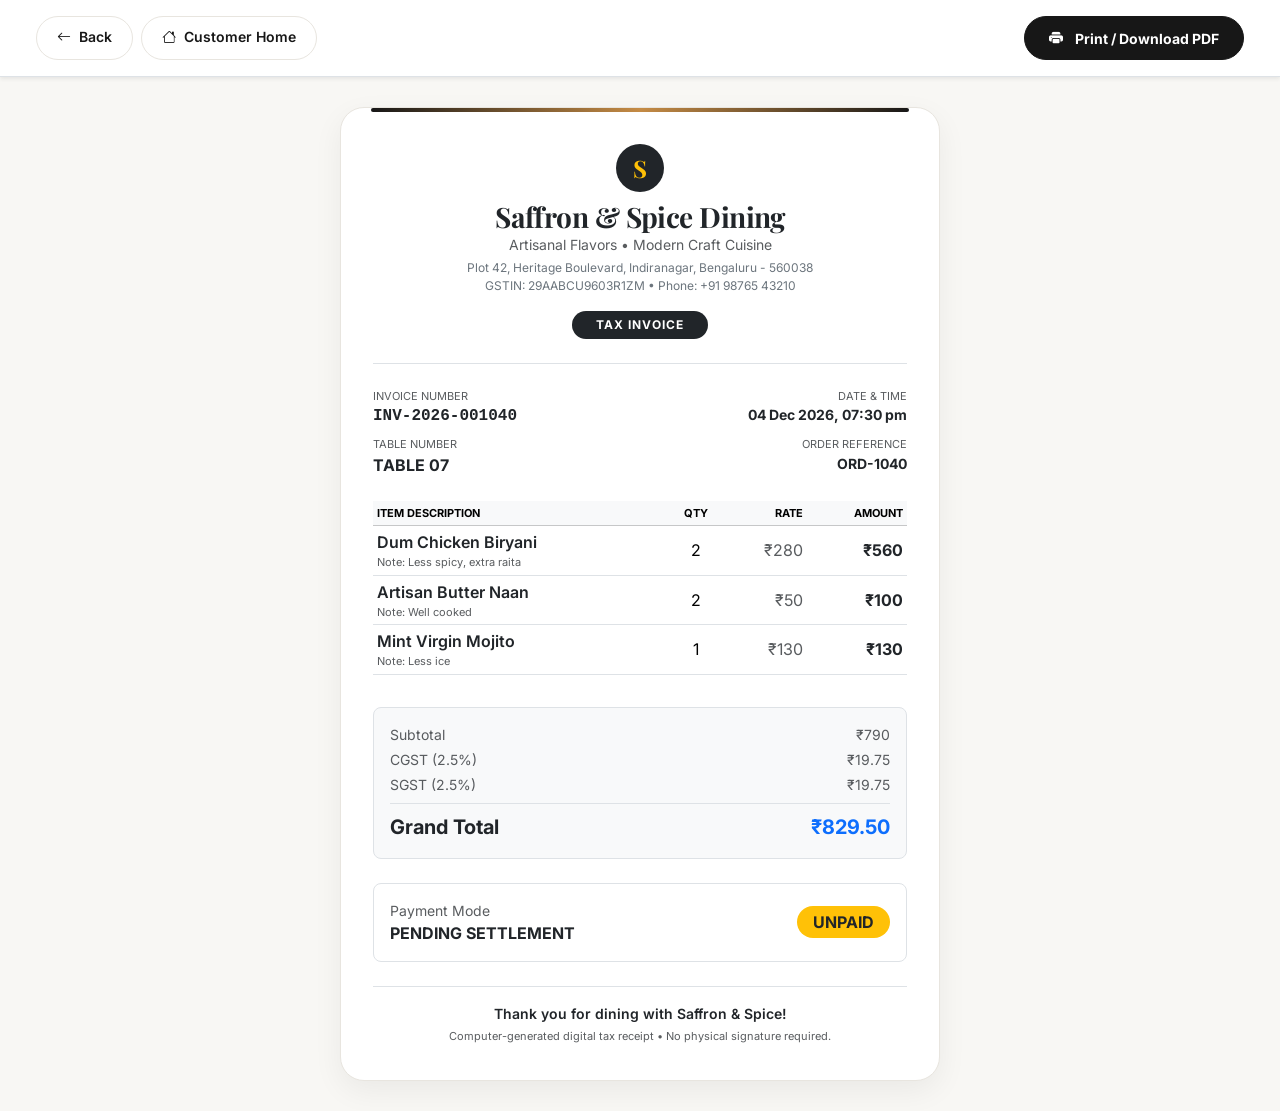
<file: bill.html>
<!DOCTYPE html>
<html lang="en">
<head>
  <meta charset="UTF-8">
  <meta name="viewport" content="width=device-width, initial-scale=1.0, maximum-scale=1.0, user-scalable=no">
  <title>Tax Invoice & Digital Bill | Saffron & Spice</title>
  <meta name="description" content="Official tax invoice and itemized digital receipt for dining sessions at Saffron & Spice.">

  <!-- Google Fonts -->
  <link rel="preconnect" href="https://fonts.googleapis.com">
  <link rel="preconnect" href="https://fonts.gstatic.com" crossorigin>
  <link href="https://fonts.googleapis.com/css2?family=Playfair+Display:wght@700&family=Inter:wght@400;500;600;700&display=swap" rel="stylesheet">

  <!-- Bootstrap 5 & Icons -->
  <link rel="stylesheet" href="https://cdn.jsdelivr.net/npm/bootstrap@5.3.3/dist/css/bootstrap.min.css">
  <link rel="stylesheet" href="https://cdn.jsdelivr.net/npm/bootstrap-icons@1.11.3/font/bootstrap-icons.min.css">

  <!-- Custom CSS -->
  <link rel="stylesheet" href="css/style.css">
  <link rel="stylesheet" href="css/animations.css">

  <style>
    body {
      background-color: #F8F7F4;
    }
    .invoice-card {
      max-width: 600px;
      margin: 30px auto;
      background: #FFFFFF;
      border: 1px solid var(--color-border);
      border-radius: 24px;
      padding: 36px 32px;
      box-shadow: 0 10px 30px rgba(0, 0, 0, 0.06);
      position: relative;
    }
    .invoice-card::before {
      content: '';
      position: absolute;
      top: 0;
      left: 30px;
      right: 30px;
      height: 4px;
      background: linear-gradient(90deg, #171717 0%, #C58B45 50%, #171717 100%);
      border-radius: 4px;
    }
    @media print {
      body {
        background: #ffffff !important;
        padding: 0 !important;
      }
      .no-print {
        display: none !important;
      }
      .invoice-card {
        border: none !important;
        box-shadow: none !important;
        padding: 0 !important;
        margin: 0 !important;
        max-width: 100% !important;
      }
    }
  </style>
</head>
<body>

  <!-- Top Action Bar (Screen Only) -->
  <div class="no-print bg-white border-bottom py-3 px-4 shadow-sm mb-4">
    <div class="container-fluid max-width-lg d-flex align-items-center justify-content-between">
      <div class="d-flex align-items-center gap-2">
        <a href="javascript:history.back()" class="btn btn-outline-custom btn-sm rounded-pill">
          <i class="bi bi-arrow-left me-1"></i> Back
        </a>
        <a href="customer.html" class="btn btn-outline-custom btn-sm rounded-pill">
          <i class="bi bi-house me-1"></i> Customer Home
        </a>
      </div>

      <div class="d-flex align-items-center gap-2">
        <button class="btn btn-primary-dark btn-sm rounded-pill px-4 fw-bold" onclick="window.print()">
          <i class="bi bi-printer-fill me-1"></i> Print / Download PDF
        </button>
      </div>
    </div>
  </div>

  <main class="container px-3">
    <div class="invoice-card" id="invoiceReceiptContainer">
      
      <!-- RECEIPT HEADER -->
      <div class="text-center pb-4 mb-4 border-bottom">
        <div class="d-inline-flex align-items-center justify-content-center bg-dark text-warning rounded-circle mb-2" style="width: 48px; height: 48px; font-family: var(--font-serif); font-size: 24px; font-weight: bold;">
          S
        </div>
        <h3 class="font-serif fw-bold text-dark m-0" id="receiptRestName">Saffron & Spice Dining</h3>
        <p class="text-muted small mb-1" id="receiptTagline">Artisanal Flavors • Modern Craft Cuisine</p>
        <div class="text-secondary small" style="font-size: 12px;" id="receiptAddress">Plot 42, Heritage Boulevard, Indiranagar, Bengaluru - 560038</div>
        <div class="text-secondary small" style="font-size: 12px;">GSTIN: <span id="receiptGSTIN">29AABCU9603R1ZM</span> • Phone: <span id="receiptPhone">+91 98765 43210</span></div>

        <div class="mt-3">
          <span class="badge bg-dark text-white rounded-pill px-4 py-2 fw-bold" style="letter-spacing: 1px;">TAX INVOICE</span>
        </div>
      </div>

      <!-- INVOICE METADATA -->
      <div class="row g-2 mb-4 text-dark small">
        <div class="col-6">
          <div class="text-muted" style="font-size: 11px;">INVOICE NUMBER</div>
          <strong class="font-monospace fs-6" id="receiptInvoiceId">INV-2026-001042</strong>
        </div>
        <div class="col-6 text-end">
          <div class="text-muted" style="font-size: 11px;">DATE & TIME</div>
          <strong id="receiptDate">03 Oct 2026, 04:55 PM</strong>
        </div>
        <div class="col-6 mt-2">
          <div class="text-muted" style="font-size: 11px;">TABLE NUMBER</div>
          <strong class="fs-6" id="receiptTableNum">TABLE 07</strong>
        </div>
        <div class="col-6 text-end mt-2">
          <div class="text-muted" style="font-size: 11px;">ORDER REFERENCE</div>
          <strong id="receiptOrderId">ORD-1042</strong>
        </div>
      </div>

      <!-- ITEMIZED TABLE -->
      <div class="table-responsive mb-3">
        <table class="table table-sm align-middle">
          <thead class="table-light">
            <tr class="small text-uppercase text-muted" style="font-size: 11px;">
              <th>Item Description</th>
              <th class="text-center">Qty</th>
              <th class="text-end">Rate</th>
              <th class="text-end">Amount</th>
            </tr>
          </thead>
          <tbody id="receiptItemsBody">
            <!-- Dynamically populated -->
          </tbody>
        </table>
      </div>

      <!-- TOTALS BREAKDOWN -->
      <div class="p-3 bg-light rounded-3 mb-4 border">
        <div class="d-flex justify-content-between small text-muted mb-1">
          <span>Subtotal</span>
          <span id="receiptSubtotal">₹0</span>
        </div>
        <div class="d-flex justify-content-between small text-muted mb-1">
          <span>CGST (2.5%)</span>
          <span id="receiptCGST">₹0</span>
        </div>
        <div class="d-flex justify-content-between small text-muted mb-2">
          <span>SGST (2.5%)</span>
          <span id="receiptSGST">₹0</span>
        </div>
        <div class="d-flex justify-content-between fw-bold text-dark pt-2 border-top fs-5">
          <span>Grand Total</span>
          <span id="receiptGrandTotal" class="text-primary">₹0</span>
        </div>
      </div>

      <!-- PAYMENT SUMMARY BADGE -->
      <div class="d-flex align-items-center justify-content-between p-3 rounded-3 mb-4 border" id="receiptPaymentBanner">
        <div>
          <div class="small text-muted">Payment Mode</div>
          <strong class="text-dark" id="receiptPaymentMethod">ONLINE (UPI / CARD)</strong>
        </div>
        <div>
          <span class="badge bg-success rounded-pill px-3 py-2 fs-6" id="receiptPaymentStatus">PAID</span>
        </div>
      </div>

      <!-- FOOTER -->
      <div class="text-center text-muted small pt-3 border-top">
        <p class="mb-1 fw-semibold text-dark">Thank you for dining with Saffron & Spice!</p>
        <p class="mb-0" style="font-size: 11px;">Computer-generated digital tax receipt • No physical signature required.</p>
      </div>

    </div>
  </main>

  <!-- CDN Scripts -->
  <script src="https://cdn.jsdelivr.net/npm/bootstrap@5.3.3/dist/js/bootstrap.bundle.min.js"></script>

  <!-- Application Architecture Scripts -->
  <script src="js/storage.js"></script>
  <script src="js/app.js"></script>
  <script src="js/bill.js"></script>
</body>
</html>
</file>
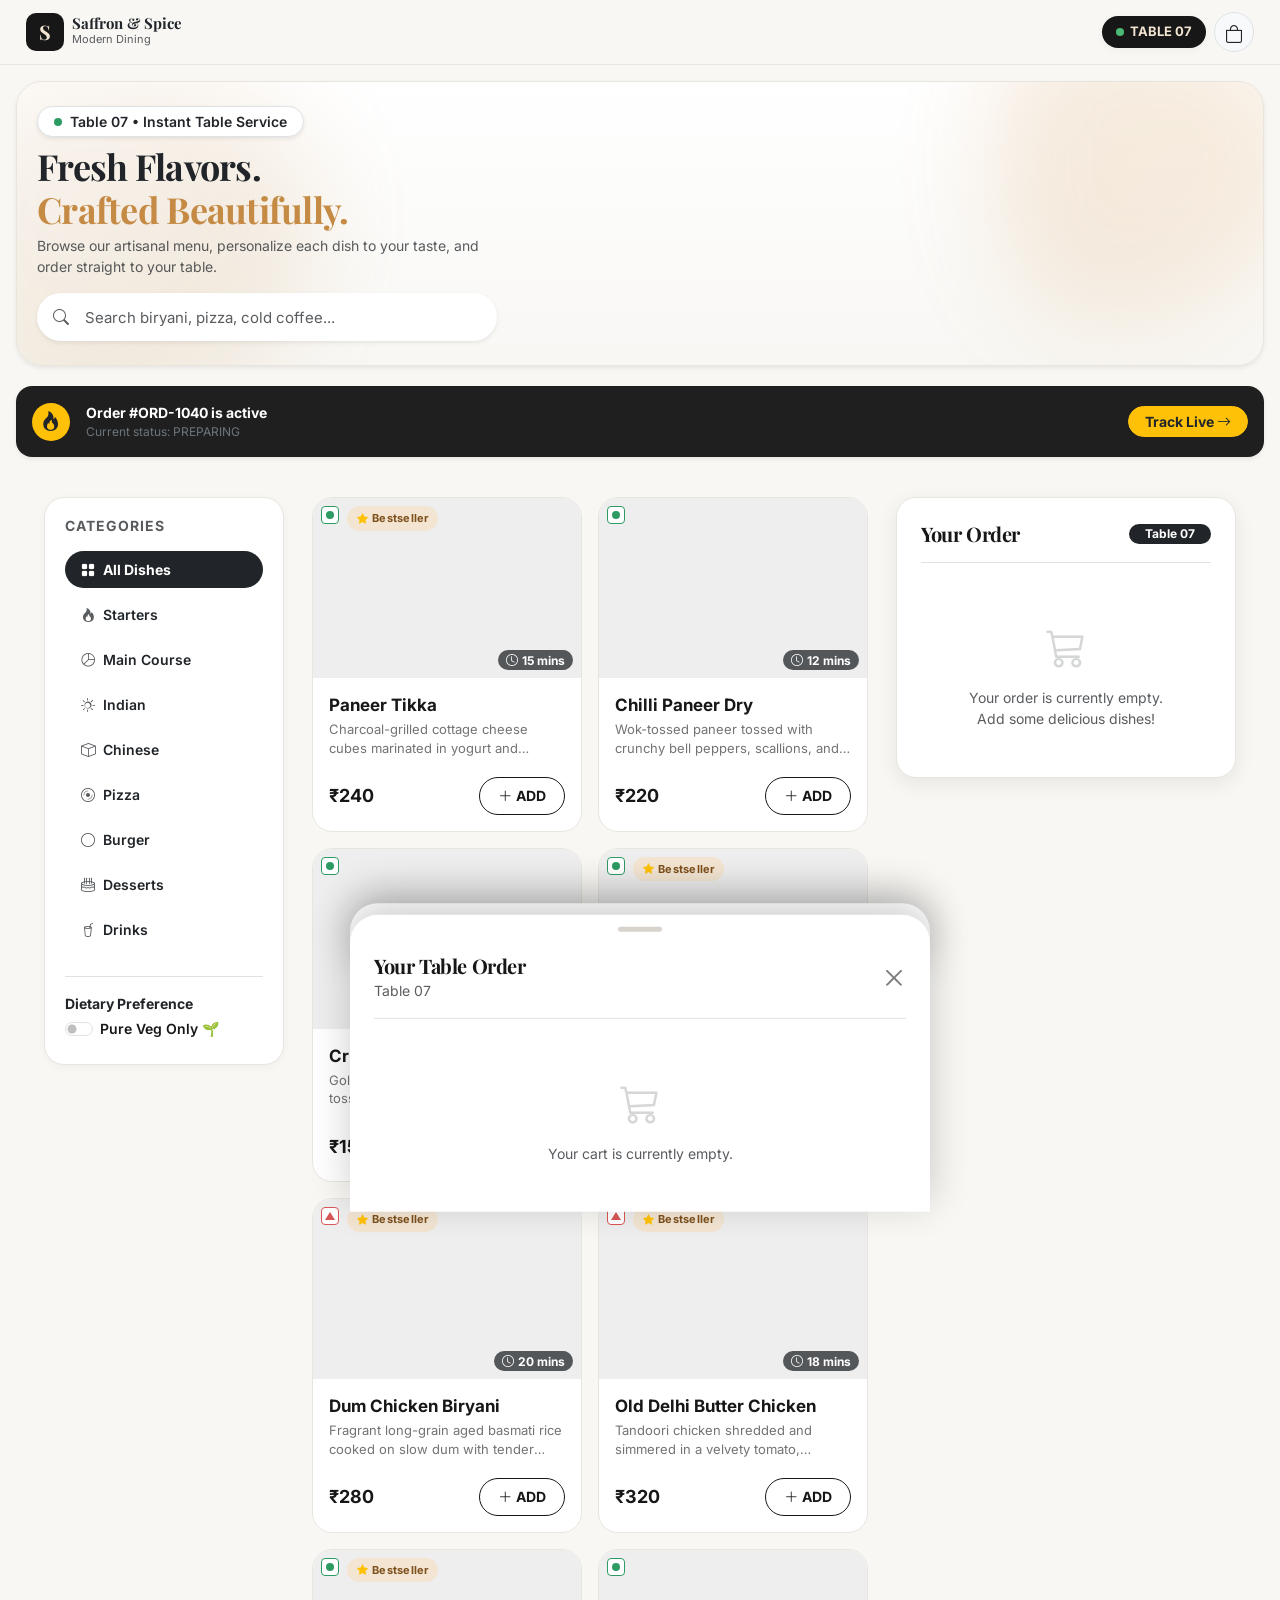
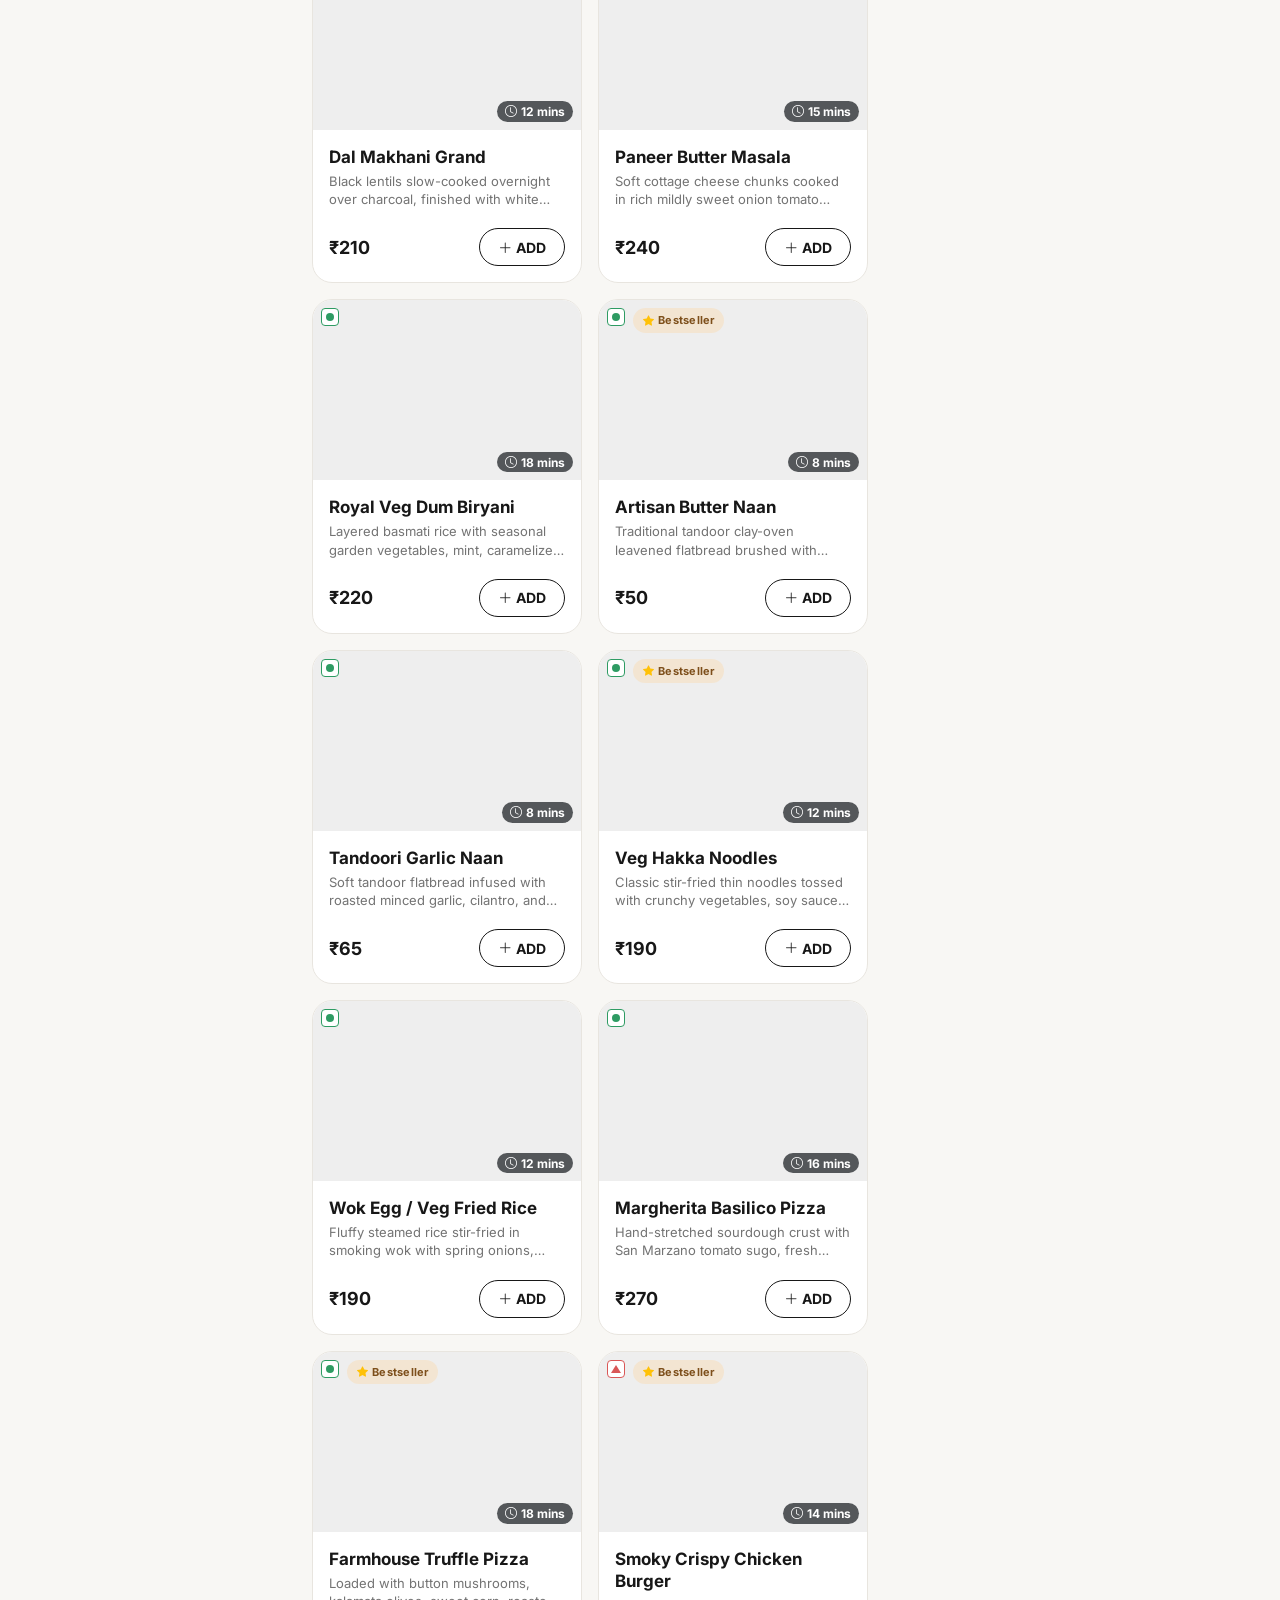
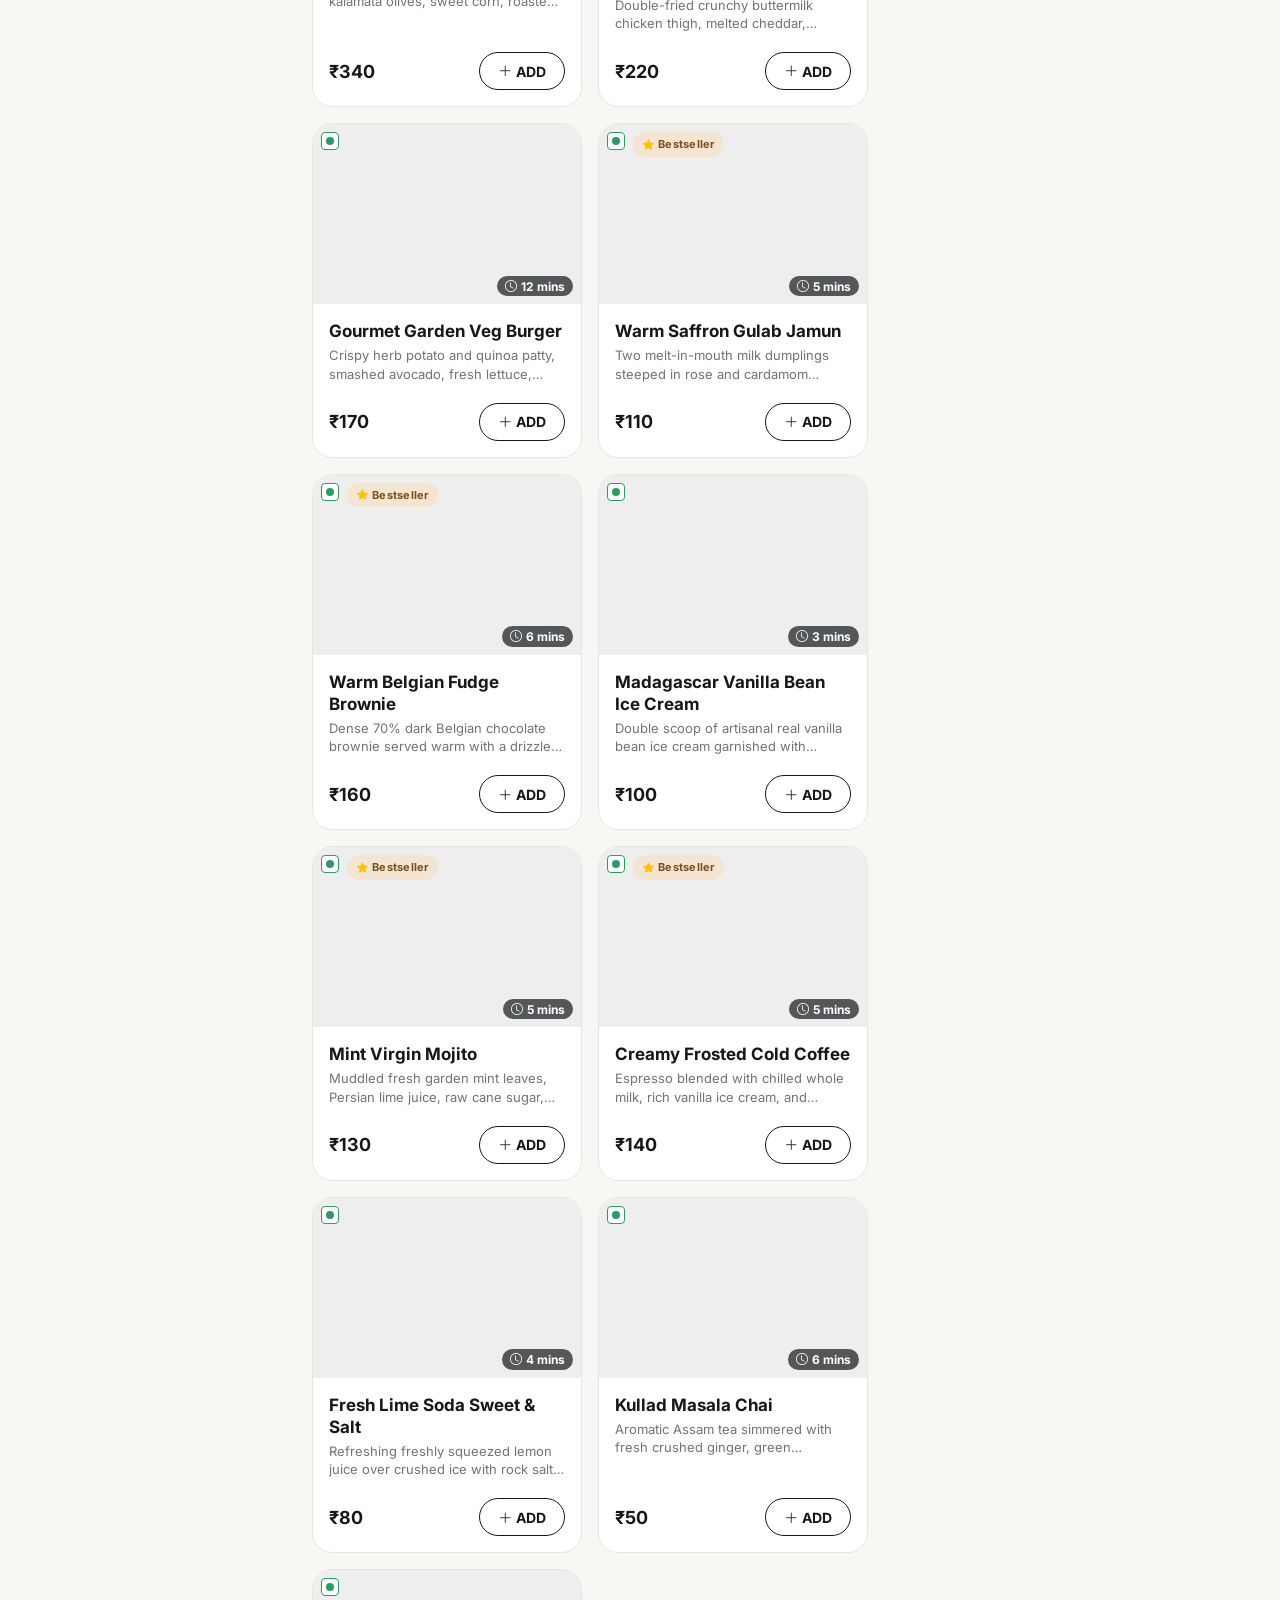
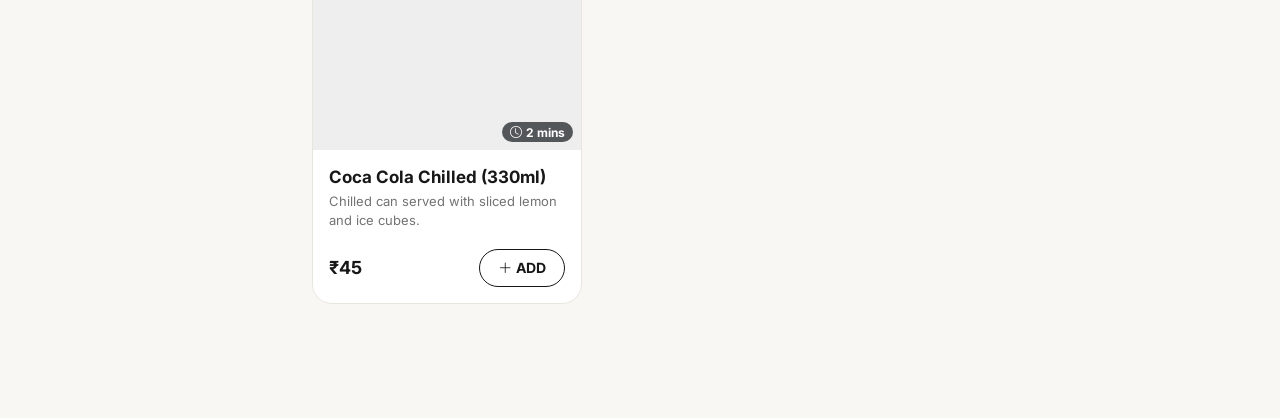
<file: customer.html>
<!DOCTYPE html>
<html lang="en">
<head>
  <meta charset="UTF-8">
  <meta name="viewport" content="width=device-width, initial-scale=1.0, maximum-scale=1.0, user-scalable=no, viewport-fit=cover">
  <title>Saffron & Spice | Digital QR Menu & Ordering</title>
  <meta name="description" content="Instant QR table ordering. Browse gourmet delicacies, customize your meal, and track real-time kitchen preparation.">

  <!-- Google Fonts -->
  <link rel="preconnect" href="https://fonts.googleapis.com">
  <link rel="preconnect" href="https://fonts.gstatic.com" crossorigin>
  <link href="https://fonts.googleapis.com/css2?family=Playfair+Display:ital,wght@0,600;0,700;1,600&family=Inter:wght@300;400;500;600;700&display=swap" rel="stylesheet">

  <!-- Bootstrap 5 & Icons -->
  <link rel="stylesheet" href="https://cdn.jsdelivr.net/npm/bootstrap@5.3.3/dist/css/bootstrap.min.css">
  <link rel="stylesheet" href="https://cdn.jsdelivr.net/npm/bootstrap-icons@1.11.3/font/bootstrap-icons.min.css">

  <!-- Custom CSS -->
  <link rel="stylesheet" href="css/style.css">
  <link rel="stylesheet" href="css/animations.css">

  <style>
    /* Customer mobile optimizations */
    .hero-banner {
      position: relative;
      background: linear-gradient(180deg, #FFFFFF 0%, #F8F7F4 100%);
      border-radius: var(--radius-xl);
      padding: 24px 20px;
      margin-bottom: 20px;
      border: 1px solid var(--color-border);
      overflow: hidden;
    }
    .view-section {
      display: none;
    }
    .view-section.active {
      display: block;
    }
  </style>
</head>
<body class="bg-body-secondary-subtle" style="background-color: var(--color-bg); padding-bottom: 90px;">

  <!-- ==========================================
       STICKY CUSTOMER HEADER
       ========================================== -->
  <header class="customer-header">
    <div class="container-fluid max-width-lg px-2 d-flex align-items-center justify-content-between">
      <div class="d-flex align-items-center gap-2">
        <a href="index.html" class="text-decoration-none d-flex align-items-center gap-2">
          <div style="width: 38px; height: 38px; background: var(--color-primary); color: var(--color-accent-light); border-radius: 10px; display: flex; align-items: center; justify-content: center; font-weight: bold; font-family: var(--font-serif); font-size: 20px;">
            S
          </div>
          <div>
            <div class="fw-bold text-dark lh-1" style="font-size: 15px; font-family: var(--font-serif);">Saffron & Spice</div>
            <div class="text-muted" style="font-size: 11px;">Modern Dining</div>
          </div>
        </a>
      </div>

      <div class="d-flex align-items-center gap-2">
        <!-- Table Indicator Badge -->
        <div class="table-pill-indicator" id="tableHeaderBadge" title="Click to switch or view table info" style="cursor: pointer;">
          <span class="status-dot"></span>
          <span id="headerTableNumber">TABLE 07</span>
        </div>

        <!-- Cart Quick Icon Button -->
        <button class="btn btn-light rounded-circle p-2 position-relative border" id="btnHeaderCart" style="width: 40px; height: 40px;" aria-label="View Cart">
          <i class="bi bi-bag text-dark" style="font-size: 18px;"></i>
          <span class="position-absolute top-0 start-100 translate-middle badge rounded-pill bg-dark text-warning border border-light" id="headerCartBadge" style="display: none; font-size: 10px;">
            0
          </span>
        </button>
      </div>
    </div>
  </header>

  <!-- ==========================================
       MAIN CONTENT CONTAINER
       ========================================== -->
  <main class="container-fluid px-3 pt-3" style="max-width: 1400px;">

    <!-- ==========================================
         VIEW 1: MENU & BROWSING (DEFAULT)
         ========================================== -->
    <div id="section-menu" class="view-section active">

      <!-- Mobile Hero Section with Animated Blobs -->
      <div class="hero-banner shadow-sm">
        <div class="blob-container">
          <div class="blob blob-1"></div>
          <div class="blob blob-2"></div>
        </div>
        <div class="position-relative" style="z-index: 1;">
          <div class="d-inline-flex align-items-center gap-2 bg-white px-3 py-1 rounded-pill border mb-2 shadow-sm">
            <span class="live-badge-dot"></span>
            <span class="small fw-semibold text-dark" id="heroTableStatusText">Table 07 • Instant Table Service</span>
          </div>
          <h1 class="display-6 fw-bold text-dark mb-1" style="font-size: clamp(24px, 5vw, 36px);">
            Fresh Flavors. <br><span style="color: var(--color-accent);">Crafted Beautifully.</span>
          </h1>
          <p class="text-muted small mb-3" style="max-width: 480px;">
            Browse our artisanal menu, personalize each dish to your taste, and order straight to your table.
          </p>

          <!-- Search Bar -->
          <div class="position-relative" style="max-width: 460px;">
            <i class="bi bi-search position-absolute top-50 translate-middle-y text-muted" style="left: 16px; font-size: 16px;"></i>
            <input type="text" id="menuSearchInput" class="form-control rounded-pill ps-5 bg-white shadow-sm border-0" placeholder="Search biryani, pizza, cold coffee..." aria-label="Search dishes">
            <button class="btn position-absolute top-50 translate-middle-y end-0 me-2 text-muted btn-sm" id="clearSearchBtn" style="display: none;">
              <i class="bi bi-x-circle-fill"></i>
            </button>
          </div>
        </div>
      </div>

      <!-- Active Order Notice Bar if already has ongoing order -->
      <div id="activeOrderNotice" class="alert alert-dark border-0 shadow-sm rounded-4 p-3 mb-3 d-flex align-items-center justify-content-between text-white" style="display: none !important; background: #1f1f1f;">
        <div class="d-flex align-items-center gap-3">
          <div class="pulse-indicator bg-warning text-dark rounded-circle d-flex align-items-center justify-content-center" style="width: 38px; height: 38px;">
            <i class="bi bi-fire fs-5"></i>
          </div>
          <div>
            <div class="fw-bold small" id="noticeOrderTitle">Order #ORD-1040 is in progress</div>
            <div class="text-secondary" style="font-size: 12px;" id="noticeOrderStatus">Preparing in kitchen</div>
          </div>
        </div>
        <button class="btn btn-warning btn-sm rounded-pill fw-bold text-dark px-3" id="btnTrackActiveOrder">
          Track Live <i class="bi bi-arrow-right"></i>
        </button>
      </div>

      <!-- DESKTOP 3-COLUMN OR MOBILE WRAPPER -->
      <div class="desktop-layout-wrapper">
        
        <!-- LEFT: Desktop Categories Sidebar -->
        <aside class="desktop-category-sidebar">
          <h6 class="fw-bold text-uppercase text-muted small mb-3" style="letter-spacing: 1px;">Categories</h6>
          <div class="d-flex flex-column gap-1" id="desktopCategoryList">
            <!-- Dynamically populated -->
          </div>

          <div class="mt-4 pt-3 border-top">
            <div class="small fw-bold text-dark mb-1">Dietary Preference</div>
            <div class="form-check form-switch small">
              <input class="form-check-input" type="checkbox" id="vegOnlySwitch">
              <label class="form-check-label fw-semibold" for="vegOnlySwitch">Pure Veg Only 🌱</label>
            </div>
          </div>
        </aside>

        <!-- CENTER: Food Items Grid & Mobile Category Scroll -->
        <div>
          <!-- Mobile Horizontal Category Scroll -->
          <div class="category-scroll-container no-scrollbar mb-2" id="mobileCategoryScroll">
            <!-- Dynamically rendered pills -->
          </div>

          <!-- Quick Filters Bar (Veg toggle on mobile) -->
          <div class="d-flex d-xl-none align-items-center justify-content-between px-2 mb-3">
            <span class="text-muted small" id="itemsCountLabel">Showing all items</span>
            <div class="form-check form-switch small m-0">
              <input class="form-check-input" type="checkbox" id="mobileVegOnlySwitch">
              <label class="form-check-label fw-semibold small text-success" for="mobileVegOnlySwitch">Veg Only</label>
            </div>
          </div>

          <!-- Food Cards Grid -->
          <div class="row g-3" id="foodGrid">
            <!-- Dynamically populated food cards -->
          </div>

          <!-- Empty State -->
          <div id="noItemsFoundState" class="text-center py-5" style="display: none;">
            <div class="display-1 text-muted opacity-50 mb-2">🍽️</div>
            <h5 class="fw-bold text-dark">No dishes found</h5>
            <p class="text-muted small">Try searching with a different keyword or category.</p>
            <button class="btn btn-outline-custom btn-sm rounded-pill" id="resetSearchFilterBtn">Show All Items</button>
          </div>
        </div>

        <!-- RIGHT: Desktop Sticky Cart -->
        <aside class="desktop-cart-sidebar">
          <div class="d-flex align-items-center justify-content-between pb-3 border-bottom mb-3">
            <h5 class="font-serif fw-bold m-0">Your Order</h5>
            <span class="badge bg-dark rounded-pill px-3 py-1" id="desktopTableBadge">Table 07</span>
          </div>

          <div id="desktopCartItemsList" class="mb-3" style="max-height: 380px; overflow-y: auto;">
            <!-- Cart items -->
          </div>

          <!-- Desktop Empty Cart Message -->
          <div id="desktopEmptyCartMessage" class="text-center py-4 text-muted">
            <i class="bi bi-cart3 fs-1 opacity-25"></i>
            <p class="small mt-2 mb-0">Your order is currently empty.<br>Add some delicious dishes!</p>
          </div>

          <!-- Special instructions input -->
          <div id="desktopCartSummaryBox" style="display: none;">
            <div class="mb-3">
              <label for="desktopSpecialInstructions" class="form-label small fw-bold text-muted">Special Cooking Instructions</label>
              <textarea id="desktopSpecialInstructions" class="form-control form-control-sm" rows="2" placeholder="e.g. Less spicy, no onions, extra lemon..."></textarea>
            </div>

            <!-- Price Breakdown -->
            <div class="bg-light p-3 rounded-3 mb-3 border">
              <div class="d-flex justify-content-between small text-muted mb-1">
                <span>Subtotal</span>
                <span id="desktopSubtotalVal">₹0</span>
              </div>
              <div class="d-flex justify-content-between small text-muted mb-2">
                <span>Taxes & GST (5%)</span>
                <span id="desktopTaxVal">₹0</span>
              </div>
              <div class="d-flex justify-content-between fw-bold text-dark pt-2 border-top">
                <span>Grand Total</span>
                <span id="desktopTotalVal" class="text-primary fs-5">₹0</span>
              </div>
            </div>

            <button class="btn btn-primary-dark w-100 rounded-pill py-2 fw-bold" id="btnDesktopPlaceOrder">
              Place Order Now <i class="bi bi-arrow-right ms-1"></i>
            </button>
          </div>
        </aside>

      </div>
    </div>

    <!-- ==========================================
         VIEW 2: LIVE ORDER TRACKING
         ========================================== -->
    <div id="section-orders" class="view-section">
      <div class="max-width-md mx-auto py-2" style="max-width: 650px;">
        
        <div class="d-flex align-items-center justify-content-between mb-3">
          <div>
            <h2 class="font-serif fw-bold text-dark mb-0">Live Order Tracking</h2>
            <p class="text-muted small mb-0">Real-time status synced with kitchen & floor stewards</p>
          </div>
          <span class="badge bg-dark rounded-pill px-3 py-2" id="trackingTableBadge">TABLE 07</span>
        </div>

        <div id="liveOrderContainer">
          <!-- Active order card populated by JS -->
        </div>

        <!-- No Active Orders State -->
        <div id="noActiveOrderState" class="order-tracker-card text-center py-5" style="display: none;">
          <div class="fs-1 text-muted mb-3">🛎️</div>
          <h5 class="fw-bold">No Active Order Right Now</h5>
          <p class="text-muted small mb-4">You don't have any ongoing orders for this table.</p>
          <button class="btn btn-primary-dark rounded-pill px-4" id="btnGoBackToMenu">
            Explore Menu & Order
          </button>
        </div>

        <!-- Past Completed Orders Accordion -->
        <div class="mt-4 pt-3 border-top" id="pastOrdersContainer" style="display: none;">
          <h6 class="fw-bold text-muted small text-uppercase mb-3">Past Orders at this Table</h6>
          <div id="pastOrdersList" class="d-flex flex-column gap-2"></div>
        </div>

      </div>
    </div>

    <!-- ==========================================
         VIEW 3: TABLE INFO & SWITCHER
         ========================================== -->
    <div id="section-info" class="view-section">
      <div class="max-width-md mx-auto py-3" style="max-width: 580px;">
        <div class="order-tracker-card mb-3">
          <div class="d-flex align-items-center gap-3 mb-3">
            <div style="width: 54px; height: 54px; background: var(--color-accent-light); color: var(--color-accent); border-radius: 16px; display: flex; align-items: center; justify-content: center; font-size: 24px;">
              🪑
            </div>
            <div>
              <h4 class="font-serif fw-bold m-0" id="infoTableTitle">Table 07</h4>
              <p class="text-muted small m-0">Saffron & Spice Dining Room</p>
            </div>
          </div>
          <div class="p-3 bg-light rounded-3 mb-3 border">
            <div class="row g-2 text-center">
              <div class="col-4">
                <div class="text-muted small">Status</div>
                <div class="fw-bold text-success" id="infoTableStatus">Occupied</div>
              </div>
              <div class="col-4">
                <div class="text-muted small">Seating</div>
                <div class="fw-bold text-dark" id="infoTableCapacity">4 Guests</div>
              </div>
              <div class="col-4">
                <div class="text-muted small">Orders</div>
                <div class="fw-bold text-dark" id="infoTableOrderCount">1 Active</div>
              </div>
            </div>
          </div>

          <p class="small text-muted mb-3">
            To simulate moving to a different table or scanning another table's QR standee in this demo, select a table below:
          </p>

          <div class="input-group mb-3">
            <label class="input-group-text bg-white" for="switchTableSelect">Switch Table</label>
            <select class="form-select" id="switchTableSelect"></select>
            <button class="btn btn-primary-dark" type="button" id="btnConfirmSwitchTable">Switch</button>
          </div>

          <div class="d-flex gap-2">
            <button class="btn btn-outline-custom w-100 rounded-pill btn-sm" id="btnCallSteward">
              <i class="bi bi-bell me-1"></i> Call Steward
            </button>
            <button class="btn btn-outline-custom w-100 rounded-pill btn-sm" id="btnRequestWater">
              <i class="bi bi-droplet me-1"></i> Request Water
            </button>
          </div>
        </div>

        <div class="order-tracker-card">
          <h6 class="fw-bold mb-2">About Saffron & Spice</h6>
          <p class="text-muted small mb-2">Authentic culinary excellence blending age-old Indian royal recipes with modern artisanal presentation.</p>
          <div class="small text-muted">
            <div><i class="bi bi-geo-alt me-1"></i> Plot 42, Heritage Boulevard, Indiranagar, Bengaluru</div>
            <div><i class="bi bi-telephone me-1"></i> +91 98765 43210 • Open 11:30 AM - 11:30 PM</div>
          </div>
        </div>
      </div>
    </div>

  </main>

  <!-- ==========================================
       STICKY FLOATING CART BAR (MOBILE ONLY)
       ========================================== -->
  <div class="sticky-cart-bar" id="mobileStickyCartBar">
    <div class="d-flex align-items-center gap-3">
      <div class="badge rounded-pill bg-warning text-dark px-2 py-1 fw-bold fs-6" id="stickyCartCount">0</div>
      <div>
        <div class="fw-bold lh-1" id="stickyCartTotal">₹0</div>
        <div class="text-secondary small" style="font-size: 11px;">Plus 5% GST</div>
      </div>
    </div>
    <div class="fw-bold d-flex align-items-center gap-1 text-warning">
      <span>View Cart</span>
      <i class="bi bi-chevron-right fs-6"></i>
    </div>
  </div>

  <!-- ==========================================
       MOBILE BOTTOM NAVIGATION
       ========================================== -->
  <nav class="customer-bottom-nav">
    <a class="bottom-nav-item active" data-nav="menu" id="navItemMenu">
      <i class="bi bi-book"></i>
      <span>Menu</span>
    </a>
    <a class="bottom-nav-item" data-nav="cart" id="navItemCart">
      <i class="bi bi-bag"></i>
      <span>Cart</span>
      <span class="nav-badge" id="bottomNavCartBadge" style="display: none;">0</span>
    </a>
    <a class="bottom-nav-item" data-nav="orders" id="navItemOrders">
      <i class="bi bi-clock-history"></i>
      <span>Track</span>
      <span class="nav-badge" id="bottomNavOrderDot" style="display: none; width: 8px; height: 8px; padding: 0; min-width: 8px; background: #2E9B63;"></span>
    </a>
    <a class="bottom-nav-item" data-nav="info" id="navItemInfo">
      <i class="bi bi-info-circle"></i>
      <span>Table</span>
    </a>
  </nav>

  <!-- ==========================================
       FOOD DETAIL BOTTOM SHEET
       ========================================== -->
  <div class="bottom-sheet-backdrop" id="foodDetailBackdrop"></div>
  <div class="bottom-sheet-card" id="foodDetailSheet">
    <div class="sheet-handle"></div>
    <div class="sheet-content" id="foodDetailContent">
      <!-- Populated dynamically -->
    </div>
  </div>

  <!-- ==========================================
       MOBILE CART BOTTOM SHEET / DRAWER
       ========================================== -->
  <div class="bottom-sheet-backdrop" id="cartSheetBackdrop"></div>
  <div class="bottom-sheet-card" id="cartSheet">
    <div class="sheet-handle"></div>
    <div class="sheet-content">
      <div class="d-flex align-items-center justify-content-between pb-3 border-bottom mb-3">
        <div>
          <h5 class="font-serif fw-bold m-0">Your Table Order</h5>
          <span class="text-muted small" id="sheetTableLabel">Table 07</span>
        </div>
        <button type="button" class="btn-close" id="btnCloseCartSheet" aria-label="Close"></button>
      </div>

      <div id="mobileCartItemsList" class="mb-3" style="max-height: 280px; overflow-y: auto;">
        <!-- Items inserted dynamically -->
      </div>

      <!-- Empty state inside sheet -->
      <div id="mobileCartEmptyMsg" class="text-center py-4 text-muted">
        <i class="bi bi-cart3 fs-1 opacity-25"></i>
        <p class="small mt-2 mb-0">Your cart is currently empty.</p>
      </div>

      <div id="mobileCartSummarySection" style="display: none;">
        <div class="mb-3">
          <label for="mobileSpecialInstructions" class="form-label small fw-bold text-muted">Special Instructions</label>
          <input type="text" id="mobileSpecialInstructions" class="form-control form-control-sm" placeholder="e.g. Less spicy, no onion...">
        </div>

        <div class="bg-light p-3 rounded-3 mb-3 border">
          <div class="d-flex justify-content-between small text-muted mb-1">
            <span>Subtotal</span>
            <span id="mobileSubtotalVal">₹0</span>
          </div>
          <div class="d-flex justify-content-between small text-muted mb-2">
            <span>Taxes & GST (5%)</span>
            <span id="mobileTaxVal">₹0</span>
          </div>
          <div class="d-flex justify-content-between fw-bold text-dark pt-2 border-top">
            <span>Grand Total</span>
            <span id="mobileTotalVal" class="text-primary fs-5">₹0</span>
          </div>
        </div>

        <button class="btn btn-primary-dark w-100 rounded-pill py-3 fw-bold" id="btnMobilePlaceOrder">
          Confirm & Place Order <i class="bi bi-arrow-right ms-1"></i>
        </button>
      </div>
    </div>
  </div>

  <!-- ==========================================
       SIMULATED DEMO PAYMENT MODAL
       ========================================== -->
  <div class="modal fade" id="paymentModal" tabindex="-1" aria-hidden="true" data-bs-backdrop="static">
    <div class="modal-dialog modal-dialog-centered">
      <div class="modal-content border-0 shadow-lg" style="border-radius: 24px; overflow: hidden;">
        <div class="modal-header border-0 bg-dark text-white px-4 pt-4 pb-3">
          <div>
            <span class="badge bg-warning text-dark px-3 py-1 mb-1 rounded-pill fw-bold">DEMO PAYMENT GATEWAY</span>
            <h5 class="modal-title font-serif fw-bold text-white mt-1">Complete Table Payment</h5>
          </div>
          <button type="button" class="btn-close btn-close-white" data-bs-dismiss="modal" aria-label="Close"></button>
        </div>

        <div class="modal-body p-4">
          <!-- Step 1: Selection & Input -->
          <div id="paymentSelectionStep">
            <div class="d-flex align-items-center justify-content-between bg-light p-3 rounded-3 mb-3 border">
              <div>
                <div class="text-muted small">Payable Amount</div>
                <div class="display-6 fw-bold text-dark" id="modalPaymentAmount">₹0</div>
              </div>
              <span class="badge bg-dark text-white rounded-pill px-3 py-2" id="modalPaymentOrderBadge">ORD-1040</span>
            </div>

            <!-- Payment Methods Nav Tabs -->
            <ul class="nav nav-pills nav-fill mb-3 bg-light p-1 rounded-pill" role="tablist">
              <li class="nav-item">
                <button class="nav-link active rounded-pill py-2 small fw-bold" data-bs-toggle="pill" data-bs-target="#tab-upi" type="button">
                  <i class="bi bi-phone me-1"></i> UPI / QR
                </button>
              </li>
              <li class="nav-item">
                <button class="nav-link rounded-pill py-2 small fw-bold" data-bs-toggle="pill" data-bs-target="#tab-card" type="button">
                  <i class="bi bi-credit-card me-1"></i> Card
                </button>
              </li>
              <li class="nav-item">
                <button class="nav-link rounded-pill py-2 small fw-bold" data-bs-toggle="pill" data-bs-target="#tab-netbanking" type="button">
                  <i class="bi bi-bank me-1"></i> NetBanking
                </button>
              </li>
            </ul>

            <div class="tab-content mb-3">
              <!-- UPI Tab -->
              <div class="tab-pane fade show active" id="tab-upi">
                <div class="d-flex flex-wrap gap-2 mb-3 justify-content-center">
                  <button type="button" class="btn btn-outline-secondary btn-sm rounded-pill px-3 active">Google Pay</button>
                  <button type="button" class="btn btn-outline-secondary btn-sm rounded-pill px-3">PhonePe</button>
                  <button type="button" class="btn btn-outline-secondary btn-sm rounded-pill px-3">Paytm</button>
                </div>
                <div class="mb-2">
                  <label class="form-label small fw-bold text-muted">UPI ID / VPA</label>
                  <input type="text" class="form-control" value="customer@okhdfcbank" readonly>
                </div>
              </div>

              <!-- Card Tab -->
              <div class="tab-pane fade" id="tab-card">
                <div class="mb-2">
                  <label class="form-label small fw-bold text-muted">Card Number</label>
                  <input type="text" class="form-control" value="•••• •••• •••• 4242" readonly>
                </div>
                <div class="row g-2">
                  <div class="col-6">
                    <label class="form-label small fw-bold text-muted">Expiry</label>
                    <input type="text" class="form-control" value="12/28" readonly>
                  </div>
                  <div class="col-6">
                    <label class="form-label small fw-bold text-muted">CVV</label>
                    <input type="password" class="form-control" value="•••" readonly>
                  </div>
                </div>
              </div>

              <!-- NetBanking Tab -->
              <div class="tab-pane fade" id="tab-netbanking">
                <div class="mb-2">
                  <label class="form-label small fw-bold text-muted">Select Bank</label>
                  <select class="form-select">
                    <option>HDFC Bank</option>
                    <option>State Bank of India</option>
                    <option>ICICI Bank</option>
                    <option>Axis Bank</option>
                  </select>
                </div>
              </div>
            </div>

            <button class="btn btn-primary-dark w-100 rounded-pill py-3 fw-bold fs-6 shadow-sm" id="btnConfirmPayOnline">
              <i class="bi bi-shield-lock-fill me-1"></i> Pay Now (Demo Simulated)
            </button>
          </div>

          <!-- Step 2: Processing Animation -->
          <div id="paymentProcessingStep" class="text-center py-4" style="display: none;">
            <div class="spinner-border text-warning mb-3" style="width: 3.5rem; height: 3.5rem;" role="status"></div>
            <h5 class="fw-bold">Contacting Bank Gateway...</h5>
            <p class="text-muted small">Please do not refresh or close this tab.</p>
          </div>

          <!-- Step 3: Success Screen -->
          <div id="paymentSuccessStep" class="text-center py-4" style="display: none;">
            <div class="bg-success text-white rounded-circle d-inline-flex align-items-center justify-content-center mb-3 shadow" style="width: 64px; height: 64px; font-size: 32px;">
              <i class="bi bi-check2"></i>
            </div>
            <h4 class="font-serif fw-bold text-dark">Payment Successful!</h4>
            <p class="text-muted small mb-4" id="successTxnNote">Transaction ID: TXN-DEMO-982341<br>Thank you for dining at Saffron & Spice.</p>

            <div class="d-flex flex-column gap-2">
              <a href="#" class="btn btn-primary-dark rounded-pill py-2 fw-bold" id="btnViewDigitalInvoice">
                <i class="bi bi-receipt me-1"></i> View & Download Tax Bill
              </a>
              <button type="button" class="btn btn-outline-custom rounded-pill py-2" data-bs-dismiss="modal">
                Close & Return
              </button>
            </div>
          </div>

        </div>
      </div>
    </div>
  </div>

  <!-- CDN Scripts -->
  <script src="https://cdn.jsdelivr.net/npm/bootstrap@5.3.3/dist/js/bootstrap.bundle.min.js"></script>
  <script src="https://cdnjs.cloudflare.com/ajax/libs/gsap/3.12.5/gsap.min.js"></script>

  <!-- Application Architecture Scripts -->
  <script src="js/storage.js"></script>
  <script src="js/app.js"></script>
  <script src="js/customer.js"></script>
</body>
</html>
</file>
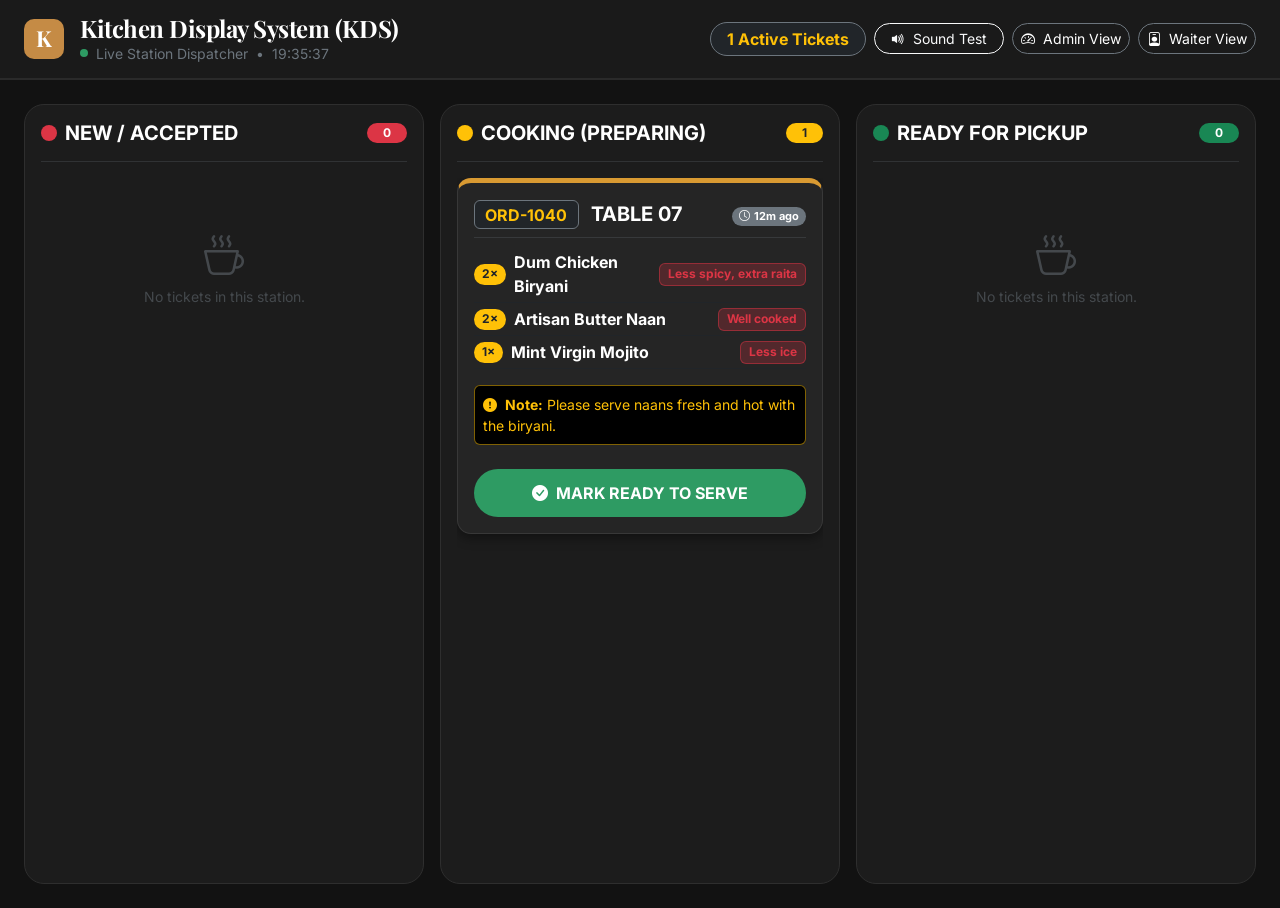
<file: kitchen.html>
<!DOCTYPE html>
<html lang="en">
<head>
  <meta charset="UTF-8">
  <meta name="viewport" content="width=device-width, initial-scale=1.0, maximum-scale=1.0, user-scalable=no">
  <title>Saffron & Spice | Kitchen Display System (KDS)</title>
  <meta name="description" content="High-efficiency kitchen display for chefs and culinary line staff. Real-time ticket queue, elapsed cooking timers, and instant ready dispatch.">

  <!-- Google Fonts -->
  <link rel="preconnect" href="https://fonts.googleapis.com">
  <link rel="preconnect" href="https://fonts.gstatic.com" crossorigin>
  <link href="https://fonts.googleapis.com/css2?family=Playfair+Display:wght@700&family=Inter:wght@400;500;600;700;800&display=swap" rel="stylesheet">

  <!-- Bootstrap 5 & Icons -->
  <link rel="stylesheet" href="https://cdn.jsdelivr.net/npm/bootstrap@5.3.3/dist/css/bootstrap.min.css">
  <link rel="stylesheet" href="https://cdn.jsdelivr.net/npm/bootstrap-icons@1.11.3/font/bootstrap-icons.min.css">

  <!-- Custom CSS -->
  <link rel="stylesheet" href="css/style.css">
  <link rel="stylesheet" href="css/animations.css">

  <style>
    body {
      background-color: #121212 !important;
      color: #FFFFFF;
    }
    .kds-header {
      background: #1a1a1a;
      border-bottom: 2px solid #2a2a2a;
      padding: 14px 24px;
      position: sticky;
      top: 0;
      z-index: 100;
    }
    .kds-column {
      background-color: #1c1c1c;
      border-radius: var(--radius-lg);
      border: 1px solid #2e2e2e;
      min-height: calc(100vh - 120px);
      padding: 16px;
      display: flex;
      flex-direction: column;
    }
    .kds-card {
      background: #252525;
      border-radius: var(--radius-md);
      border: 1px solid #383838;
      padding: 16px;
      margin-bottom: 14px;
      box-shadow: 0 4px 12px rgba(0, 0, 0, 0.4);
      transition: transform 0.15s ease;
    }
    .kds-card.border-new {
      border-top: 5px solid #D95757;
    }
    .kds-card.border-prep {
      border-top: 5px solid #D99A32;
    }
    .kds-card.border-ready {
      border-top: 5px solid #2E9B63;
    }
    .kds-btn-start {
      background-color: #C58B45;
      color: #FFFFFF;
      font-weight: 700;
      border: none;
      min-height: 48px;
    }
    .kds-btn-start:hover {
      background-color: #d89b53;
      color: #ffffff;
    }
    .kds-btn-ready {
      background-color: #2E9B63;
      color: #FFFFFF;
      font-weight: 700;
      border: none;
      min-height: 48px;
    }
    .kds-btn-ready:hover {
      background-color: #38b675;
      color: #ffffff;
    }
  </style>
</head>
<body>

  <!-- KDS Top Control Header -->
  <header class="kds-header d-flex flex-wrap align-items-center justify-content-between gap-3">
    <div class="d-flex align-items-center gap-3">
      <div style="width: 40px; height: 40px; background: var(--color-accent); color: #fff; border-radius: 10px; display: flex; align-items: center; justify-content: center; font-weight: bold; font-family: var(--font-serif); font-size: 22px;">
        K
      </div>
      <div>
        <h4 class="font-serif fw-bold text-white m-0">Kitchen Display System (KDS)</h4>
        <div class="text-secondary small d-flex align-items-center gap-2">
          <span class="live-badge-dot"></span>
          <span>Live Station Dispatcher</span>
          <span>•</span>
          <span id="kdsClock">00:00:00</span>
        </div>
      </div>
    </div>

    <!-- Right Controls -->
    <div class="d-flex align-items-center gap-2">
      <div class="badge bg-dark border border-secondary text-warning px-3 py-2 rounded-pill fs-6" id="kdsActiveCountBadge">
        0 Active Tickets
      </div>
      <button class="btn btn-outline-light btn-sm rounded-pill px-3" onclick="RestaurantApp.playSound('new-order')">
        <i class="bi bi-volume-up-fill me-1"></i> Sound Test
      </button>
      <a href="admin.html" class="btn btn-outline-secondary btn-sm rounded-pill text-white" target="_blank">
        <i class="bi bi-speedometer2 me-1"></i> Admin View
      </a>
      <a href="waiter.html" class="btn btn-outline-secondary btn-sm rounded-pill text-white" target="_blank">
        <i class="bi bi-person-badge me-1"></i> Waiter View
      </a>
    </div>
  </header>

  <!-- KDS Columns Workspace -->
  <main class="container-fluid p-3 p-lg-4">
    <div class="row g-3">
      
      <!-- COLUMN 1: NEW & ACCEPTED ORDERS -->
      <div class="col-12 col-lg-4">
        <div class="kds-column">
          <div class="d-flex align-items-center justify-content-between pb-3 mb-3 border-bottom border-secondary border-opacity-25">
            <div class="d-flex align-items-center gap-2">
              <span class="badge bg-danger rounded-circle p-2"> </span>
              <h5 class="fw-bold m-0 text-white">NEW / ACCEPTED</h5>
            </div>
            <span class="badge bg-danger rounded-pill px-3 py-1" id="countNewCol">0</span>
          </div>

          <div id="colNewCards" class="flex-grow-1 overflow-y-auto">
            <!-- Dynamically populated tickets -->
          </div>
        </div>
      </div>

      <!-- COLUMN 2: CURRENTLY PREPARING (COOKING) -->
      <div class="col-12 col-lg-4">
        <div class="kds-column">
          <div class="d-flex align-items-center justify-content-between pb-3 mb-3 border-bottom border-secondary border-opacity-25">
            <div class="d-flex align-items-center gap-2">
              <span class="badge bg-warning rounded-circle p-2"> </span>
              <h5 class="fw-bold m-0 text-white">COOKING (PREPARING)</h5>
            </div>
            <span class="badge bg-warning text-dark rounded-pill px-3 py-1" id="countPrepCol">0</span>
          </div>

          <div id="colPrepCards" class="flex-grow-1 overflow-y-auto">
            <!-- Dynamically populated tickets -->
          </div>
        </div>
      </div>

      <!-- COLUMN 3: READY TO SERVE -->
      <div class="col-12 col-lg-4">
        <div class="kds-column">
          <div class="d-flex align-items-center justify-content-between pb-3 mb-3 border-bottom border-secondary border-opacity-25">
            <div class="d-flex align-items-center gap-2">
              <span class="badge bg-success rounded-circle p-2"> </span>
              <h5 class="fw-bold m-0 text-white">READY FOR PICKUP</h5>
            </div>
            <span class="badge bg-success rounded-pill px-3 py-1" id="countReadyCol">0</span>
          </div>

          <div id="colReadyCards" class="flex-grow-1 overflow-y-auto">
            <!-- Dynamically populated tickets -->
          </div>
        </div>
      </div>

    </div>
  </main>

  <!-- CDN Scripts -->
  <script src="https://cdn.jsdelivr.net/npm/bootstrap@5.3.3/dist/js/bootstrap.bundle.min.js"></script>
  <script src="https://cdnjs.cloudflare.com/ajax/libs/gsap/3.12.5/gsap.min.js"></script>

  <!-- Application Architecture Scripts -->
  <script src="js/storage.js"></script>
  <script src="js/app.js"></script>
  <script src="js/kitchen.js"></script>
</body>
</html>
</file>
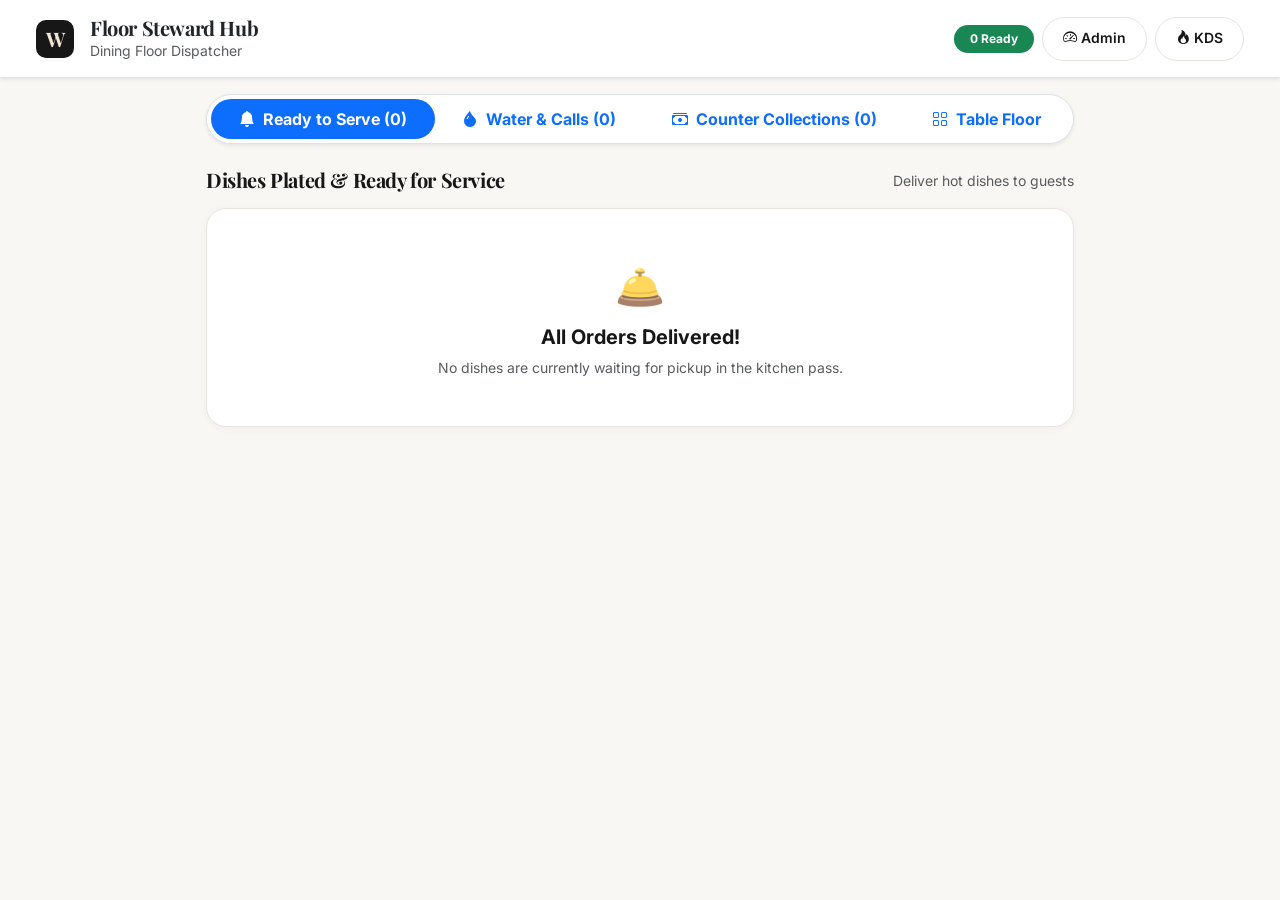
<file: waiter.html>
<!DOCTYPE html>
<html lang="en">
<head>
  <meta charset="UTF-8">
  <meta name="viewport" content="width=device-width, initial-scale=1.0, maximum-scale=1.0, user-scalable=no">
  <title>Saffron & Spice | Floor Steward & Waiter Hub</title>
  <meta name="description" content="Mobile-first floor steward station for table service, pickup alerts, and table counter settlement.">

  <!-- Google Fonts -->
  <link rel="preconnect" href="https://fonts.googleapis.com">
  <link rel="preconnect" href="https://fonts.gstatic.com" crossorigin>
  <link href="https://fonts.googleapis.com/css2?family=Playfair+Display:wght@700&family=Inter:wght@400;500;600;700&display=swap" rel="stylesheet">

  <!-- Bootstrap 5 & Icons -->
  <link rel="stylesheet" href="https://cdn.jsdelivr.net/npm/bootstrap@5.3.3/dist/css/bootstrap.min.css">
  <link rel="stylesheet" href="https://cdn.jsdelivr.net/npm/bootstrap-icons@1.11.3/font/bootstrap-icons.min.css">

  <!-- Custom CSS -->
  <link rel="stylesheet" href="css/style.css">
  <link rel="stylesheet" href="css/animations.css">

  <style>
    .waiter-card {
      background: #FFFFFF;
      border-radius: var(--radius-lg);
      border: 1.5px solid var(--color-border);
      padding: 20px;
      box-shadow: var(--shadow-sm);
      transition: all 0.2s ease;
    }
    .waiter-card.ready-card {
      border-top: 6px solid var(--color-success);
    }
    .waiter-card.payment-card {
      border-top: 6px solid var(--color-warning);
    }
  </style>
</head>
<body style="background-color: var(--color-bg); padding-bottom: 50px;">

  <!-- Waiter Header -->
  <header class="bg-white border-bottom py-3 px-3 px-md-4 sticky-top shadow-sm">
    <div class="container-fluid max-width-lg d-flex align-items-center justify-content-between">
      <div class="d-flex align-items-center gap-3">
        <div style="width: 38px; height: 38px; background: var(--color-primary); color: var(--color-accent-light); border-radius: 10px; display: flex; align-items: center; justify-content: center; font-weight: bold; font-family: var(--font-serif); font-size: 20px;">
          W
        </div>
        <div>
          <h5 class="font-serif fw-bold text-dark m-0">Floor Steward Hub</h5>
          <div class="text-muted small">Dining Floor Dispatcher</div>
        </div>
      </div>

      <div class="d-flex align-items-center gap-2">
        <span class="badge bg-info text-white rounded-pill px-3 py-2" id="waiterAssistanceCountBadge" style="display: none;">0 Calls</span>
        <span class="badge bg-success rounded-pill px-3 py-2" id="waiterReadyCountBadge">0 Ready</span>
        <a href="admin.html" class="btn btn-outline-custom btn-sm rounded-pill" target="_blank">
          <i class="bi bi-speedometer2"></i> Admin
        </a>
        <a href="kitchen.html" class="btn btn-outline-custom btn-sm rounded-pill" target="_blank">
          <i class="bi bi-fire"></i> KDS
        </a>
      </div>
    </div>
  </header>

  <!-- Main Content -->
  <main class="container-fluid px-3 py-3" style="max-width: 900px;">

    <!-- URGENT WATER / STEWARD ASSISTANCE BANNER -->
    <div id="waiterAssistanceBanner" class="alert alert-info border-info shadow-sm rounded-4 p-3 mb-4 d-flex align-items-center justify-content-between text-dark" style="display: none !important; background: #e6f4fb;">
      <div class="d-flex align-items-center gap-3">
        <div class="pulse-indicator bg-primary text-white rounded-circle d-flex align-items-center justify-content-center" style="width: 40px; height: 40px;">
          <i class="bi bi-droplet-fill fs-5"></i>
        </div>
        <div>
          <div class="fw-bold" id="waiterBannerTitle">Water Refill / Service Request</div>
          <div class="small text-muted" id="waiterBannerDesc">Guest at table needs immediate service.</div>
        </div>
      </div>
      <button class="btn btn-primary-dark btn-sm rounded-pill px-3 fw-bold" onclick="document.getElementById('tabAssistanceBtn').click()">
        View Calls <i class="bi bi-arrow-right"></i>
      </button>
    </div>

    <!-- TABS -->
    <ul class="nav nav-pills nav-fill bg-white p-1 rounded-pill shadow-sm border mb-4" role="tablist">
      <li class="nav-item">
        <button class="nav-link active rounded-pill py-2 fw-bold" id="tabReadyBtn" data-bs-toggle="pill" data-bs-target="#tab-ready" type="button">
          <i class="bi bi-bell-fill me-1"></i> Ready to Serve (<span id="tabReadyBadge">0</span>)
        </button>
      </li>
      <li class="nav-item">
        <button class="nav-link rounded-pill py-2 fw-bold" id="tabAssistanceBtn" data-bs-toggle="pill" data-bs-target="#tab-assistance" type="button">
          <i class="bi bi-droplet-fill me-1 text-primary"></i> Water & Calls (<span id="tabAssistanceBadge">0</span>)
        </button>
      </li>
      <li class="nav-item">
        <button class="nav-link rounded-pill py-2 fw-bold" id="tabCounterBtn" data-bs-toggle="pill" data-bs-target="#tab-counter" type="button">
          <i class="bi bi-cash-stack me-1"></i> Counter Collections (<span id="tabCounterBadge">0</span>)
        </button>
      </li>
      <li class="nav-item">
        <button class="nav-link rounded-pill py-2 fw-bold" id="tabTablesBtn" data-bs-toggle="pill" data-bs-target="#tab-all-tables" type="button">
          <i class="bi bi-grid me-1"></i> Table Floor
        </button>
      </li>
    </ul>

    <!-- TAB CONTENTS -->
    <div class="tab-content">
      
      <!-- TAB 1: READY TO SERVE -->
      <div class="tab-pane fade show active" id="tab-ready">
        <div class="d-flex justify-content-between align-items-center mb-3">
          <h5 class="fw-bold m-0 font-serif">Dishes Plated & Ready for Service</h5>
          <span class="text-muted small">Deliver hot dishes to guests</span>
        </div>

        <div id="waiterReadyList" class="d-flex flex-column gap-3">
          <!-- Dynamically populated -->
        </div>

        <div id="noReadyOrdersState" class="waiter-card text-center py-5" style="display: none;">
          <div class="fs-1 text-muted mb-2">🛎️</div>
          <h5 class="fw-bold">All Orders Delivered!</h5>
          <p class="text-muted small m-0">No dishes are currently waiting for pickup in the kitchen pass.</p>
        </div>
      </div>

      <!-- TAB: WATER & ASSISTANCE CALLS -->
      <div class="tab-pane fade" id="tab-assistance">
        <div class="d-flex justify-content-between align-items-center mb-3">
          <h5 class="fw-bold m-0 font-serif">Table Water Refill & Steward Calls</h5>
          <span class="text-muted small">Deliver water or attend guests</span>
        </div>

        <div id="waiterAssistanceList" class="d-flex flex-column gap-3">
          <!-- Dynamically populated -->
        </div>

        <div id="noAssistanceState" class="waiter-card text-center py-5" style="display: none;">
          <div class="fs-1 text-muted mb-2">💧</div>
          <h5 class="fw-bold">No Active Table Calls</h5>
          <p class="text-muted small m-0">All guests have been attended to and glasses filled!</p>
        </div>
      </div>

      <!-- TAB 2: PENDING COUNTER PAYMENTS -->
      <div class="tab-pane fade" id="tab-counter">
        <div class="d-flex justify-content-between align-items-center mb-3">
          <h5 class="fw-bold m-0 font-serif">Pending Table Bill Settlements</h5>
          <span class="text-muted small">Guests who opted for Pay at Counter</span>
        </div>

        <div id="waiterCounterList" class="d-flex flex-column gap-3">
          <!-- Dynamically populated -->
        </div>

        <div id="noCounterPaymentsState" class="waiter-card text-center py-5" style="display: none;">
          <div class="fs-1 text-muted mb-2">🧾</div>
          <h5 class="fw-bold">No Pending Counter Bills</h5>
          <p class="text-muted small m-0">All served tables have settled their bills.</p>
        </div>
      </div>

      <!-- TAB 3: TABLE FLOOR -->
      <div class="tab-pane fade" id="tab-all-tables">
        <div class="row g-3" id="waiterFloorGrid">
          <!-- Table floor cards -->
        </div>
      </div>

    </div>

  </main>

  <!-- CDN Scripts -->
  <script src="https://cdn.jsdelivr.net/npm/bootstrap@5.3.3/dist/js/bootstrap.bundle.min.js"></script>
  <script src="https://cdnjs.cloudflare.com/ajax/libs/gsap/3.12.5/gsap.min.js"></script>

  <!-- Application Architecture Scripts -->
  <script src="js/storage.js"></script>
  <script src="js/app.js"></script>
  <script src="js/waiter.js"></script>
</body>
</html>
</file>
<file: css/style.css>
/* ==========================================
   SAFFRON & SPICE - DESIGN SYSTEM TOKENS & BASE
   ========================================== */

:root {
  --color-primary: #171717;
  --color-dark: #0F0F0F;
  --color-bg: #F8F7F4;
  --color-surface: #FFFFFF;
  --color-muted: #737373;
  --color-border: #E8E5DF;
  --color-accent: #C58B45;
  --color-accent-light: #F3E5D2;
  --color-accent-hover: #AF7635;
  --color-success: #2E9B63;
  --color-warning: #D99A32;
  --color-danger: #D95757;
  --color-info: #4F7CAC;

  --font-serif: 'Playfair Display', Georgia, serif;
  --font-sans: 'Inter', -apple-system, BlinkMacSystemFont, 'Segoe UI', Roboto, sans-serif;

  --shadow-sm: 0 2px 8px rgba(23, 23, 23, 0.04);
  --shadow-md: 0 6px 20px rgba(23, 23, 23, 0.08);
  --shadow-lg: 0 12px 36px rgba(23, 23, 23, 0.12);
  --shadow-bottom-nav: 0 -4px 20px rgba(0, 0, 0, 0.05);

  --radius-sm: 8px;
  --radius-md: 14px;
  --radius-lg: 20px;
  --radius-xl: 26px;
  --radius-full: 9999px;

  --sidebar-width: 260px;
  --header-height: 64px;
  --bottom-nav-height: 68px;
}

/* Base Reset & Typography */
* {
  box-sizing: border-box;
  -webkit-tap-highlight-color: transparent;
}

body {
  font-family: var(--font-sans);
  background-color: var(--color-bg);
  color: var(--color-primary);
  line-height: 1.5;
  margin: 0;
  padding: 0;
  overflow-x: hidden;
  -webkit-font-smoothing: antialiased;
}

h1, h2, h3, .font-serif, .font-playfair {
  font-family: var(--font-serif);
  font-weight: 700;
  letter-spacing: -0.02em;
}

/* Custom Scrollbar */
::-webkit-scrollbar {
  width: 6px;
  height: 6px;
}
::-webkit-scrollbar-track {
  background: transparent;
}
::-webkit-scrollbar-thumb {
  background: var(--color-border);
  border-radius: var(--radius-full);
}
::-webkit-scrollbar-thumb:hover {
  background: var(--color-muted);
}

.no-scrollbar::-webkit-scrollbar {
  display: none;
}
.no-scrollbar {
  -ms-overflow-style: none;
  scrollbar-width: none;
}

/* ==========================================
   BUTTONS & CONTROLS
   ========================================== */

.btn-primary-dark {
  background-color: var(--color-primary);
  color: #ffffff;
  border: 1px solid var(--color-primary);
  padding: 10px 22px;
  border-radius: var(--radius-full);
  font-weight: 600;
  font-size: 14px;
  transition: all 0.2s cubic-bezier(0.16, 1, 0.3, 1);
  display: inline-flex;
  align-items: center;
  justify-content: center;
  gap: 8px;
  min-height: 44px;
}
.btn-primary-dark:hover, .btn-primary-dark:focus {
  background-color: var(--color-dark);
  color: var(--color-accent-light);
  transform: translateY(-1px);
  box-shadow: 0 4px 14px rgba(23, 23, 23, 0.2);
}

.btn-accent {
  background-color: var(--color-accent);
  color: #ffffff;
  border: 1px solid var(--color-accent);
  padding: 10px 22px;
  border-radius: var(--radius-full);
  font-weight: 600;
  font-size: 14px;
  transition: all 0.2s ease;
  display: inline-flex;
  align-items: center;
  justify-content: center;
  gap: 8px;
  min-height: 44px;
}
.btn-accent:hover {
  background-color: var(--color-accent-hover);
  color: #ffffff;
  transform: translateY(-1px);
}

.btn-outline-custom {
  background-color: transparent;
  color: var(--color-primary);
  border: 1.5px solid var(--color-border);
  padding: 9px 20px;
  border-radius: var(--radius-full);
  font-weight: 600;
  font-size: 14px;
  transition: all 0.2s ease;
  min-height: 44px;
}
.btn-outline-custom:hover {
  border-color: var(--color-primary);
  background-color: rgba(23, 23, 23, 0.04);
}

/* Form Controls */
.form-control, .form-select {
  height: 48px;
  border-radius: var(--radius-md);
  border: 1.5px solid var(--color-border);
  font-size: 15px;
  padding: 10px 16px;
  background-color: #ffffff;
  color: var(--color-primary);
  transition: border-color 0.2s, box-shadow 0.2s;
}
.form-control:focus, .form-select:focus {
  border-color: var(--color-accent);
  box-shadow: 0 0 0 3px rgba(197, 139, 69, 0.15);
  outline: none;
}

/* Food Diet Indicators (Veg / Non-Veg) */
.diet-icon {
  width: 18px;
  height: 18px;
  border-radius: 4px;
  display: inline-flex;
  align-items: center;
  justify-content: center;
  background: #ffffff;
  flex-shrink: 0;
}
.diet-icon.veg {
  border: 1.5px solid var(--color-success);
}
.diet-icon.veg::after {
  content: '';
  width: 8px;
  height: 8px;
  border-radius: 50%;
  background-color: var(--color-success);
}
.diet-icon.non-veg {
  border: 1.5px solid var(--color-danger);
}
.diet-icon.non-veg::after {
  content: '';
  width: 0;
  height: 0;
  border-left: 5px solid transparent;
  border-right: 5px solid transparent;
  border-bottom: 8px solid var(--color-danger);
}

/* Bestseller Badge */
.badge-bestseller {
  background-color: var(--color-accent-light);
  color: #7D4F1B;
  font-size: 11px;
  font-weight: 700;
  padding: 4px 10px;
  border-radius: var(--radius-full);
  letter-spacing: 0.02em;
  display: inline-flex;
  align-items: center;
  gap: 4px;
}

/* ==========================================
   CUSTOMER MOBILE HEADER & NAVBAR
   ========================================== */

.customer-header {
  position: sticky;
  top: 0;
  z-index: 1020;
  background: rgba(248, 247, 244, 0.92);
  backdrop-filter: blur(12px);
  -webkit-backdrop-filter: blur(12px);
  border-bottom: 1px solid var(--color-border);
  padding: 12px 18px;
}

.table-pill-indicator {
  background-color: var(--color-primary);
  color: var(--color-accent-light);
  font-size: 13px;
  font-weight: 700;
  padding: 6px 14px;
  border-radius: var(--radius-full);
  display: inline-flex;
  align-items: center;
  gap: 6px;
  box-shadow: var(--shadow-sm);
}
.table-pill-indicator .status-dot {
  width: 8px;
  height: 8px;
  border-radius: 50%;
  background-color: #48BB78;
}

/* Category Horizontal Scroll Bar */
.category-scroll-container {
  display: flex;
  overflow-x: auto;
  gap: 10px;
  padding: 12px 16px;
  scroll-snap-type: x mandatory;
}
.category-pill {
  flex: 0 0 auto;
  padding: 8px 18px;
  border-radius: var(--radius-full);
  background-color: #ffffff;
  border: 1.5px solid var(--color-border);
  color: var(--color-muted);
  font-size: 14px;
  font-weight: 600;
  cursor: pointer;
  transition: all 0.2s ease;
  scroll-snap-align: start;
  user-select: none;
}
.category-pill:hover {
  border-color: var(--color-primary);
  color: var(--color-primary);
}
.category-pill.active {
  background-color: var(--color-primary);
  border-color: var(--color-primary);
  color: #ffffff;
  box-shadow: 0 4px 12px rgba(23, 23, 23, 0.15);
}

/* ==========================================
   FOOD CARD DESIGN
   ========================================== */

.food-card {
  background: var(--color-surface);
  border-radius: var(--radius-lg);
  border: 1px solid var(--color-border);
  overflow: hidden;
  transition: transform 0.25s cubic-bezier(0.16, 1, 0.3, 1), box-shadow 0.25s ease;
  display: flex;
  flex-direction: column;
  position: relative;
  height: 100%;
}
.food-card:hover {
  transform: translateY(-3px);
  box-shadow: var(--shadow-md);
  border-color: rgba(197, 139, 69, 0.4);
}

.food-image-wrapper {
  position: relative;
  width: 100%;
  height: 180px;
  overflow: hidden;
  background-color: #eee;
  cursor: pointer;
}
.food-image-wrapper img {
  width: 100%;
  height: 100%;
  object-fit: cover;
  transition: transform 0.4s ease;
}
.food-card:hover .food-image-wrapper img {
  transform: scale(1.05);
}

.food-card-body {
  padding: 16px;
  display: flex;
  flex-direction: column;
  flex-grow: 1;
}

.food-name {
  font-size: 17px;
  font-weight: 700;
  color: var(--color-primary);
  margin-bottom: 4px;
  line-height: 1.3;
}
.food-desc {
  font-size: 13px;
  color: var(--color-muted);
  line-height: 1.4;
  margin-bottom: 12px;
  display: -webkit-box;
  -webkit-line-clamp: 2;
  -webkit-box-orient: vertical;
  overflow: hidden;
}

.food-price {
  font-size: 18px;
  font-weight: 700;
  color: var(--color-primary);
}

/* Add Button & Quantity Stepper */
.btn-add-food {
  border-radius: var(--radius-full);
  border: 1.5px solid var(--color-primary);
  background-color: #ffffff;
  color: var(--color-primary);
  font-weight: 700;
  font-size: 14px;
  padding: 6px 18px;
  transition: all 0.2s cubic-bezier(0.16, 1, 0.3, 1);
  min-height: 38px;
}
.btn-add-food:hover {
  background-color: var(--color-primary);
  color: #ffffff;
}

.qty-stepper {
  display: inline-flex;
  align-items: center;
  background-color: var(--color-primary);
  color: #ffffff;
  border-radius: var(--radius-full);
  padding: 4px 6px;
  gap: 8px;
  min-height: 38px;
}
.qty-stepper-btn {
  width: 28px;
  height: 28px;
  border-radius: 50%;
  border: none;
  background-color: rgba(255, 255, 255, 0.2);
  color: #ffffff;
  display: flex;
  align-items: center;
  justify-content: center;
  font-size: 16px;
  cursor: pointer;
  transition: background 0.15s;
}
.qty-stepper-btn:hover {
  background-color: rgba(255, 255, 255, 0.35);
}
.qty-stepper-val {
  font-weight: 700;
  font-size: 15px;
  min-width: 20px;
  text-align: center;
}

/* ==========================================
   STICKY BOTTOM CART BAR (CUSTOMER)
   ========================================== */

.sticky-cart-bar {
  position: fixed;
  bottom: calc(var(--bottom-nav-height) + 12px);
  left: 16px;
  right: 16px;
  max-width: 520px;
  margin: 0 auto;
  z-index: 1010;
  background: var(--color-primary);
  color: #ffffff;
  border-radius: var(--radius-lg);
  padding: 12px 18px;
  display: flex;
  align-items: center;
  justify-content: space-between;
  box-shadow: var(--shadow-lg);
  cursor: pointer;
  transform: translateY(120%);
  opacity: 0;
  transition: transform 0.35s cubic-bezier(0.16, 1, 0.3, 1), opacity 0.3s ease;
}
.sticky-cart-bar.visible {
  transform: translateY(0);
  opacity: 1;
}

/* ==========================================
   MOBILE BOTTOM NAVIGATION
   ========================================== */

.customer-bottom-nav {
  position: fixed;
  bottom: 0;
  left: 0;
  right: 0;
  height: var(--bottom-nav-height);
  background: #ffffff;
  border-top: 1px solid var(--color-border);
  display: flex;
  align-items: center;
  justify-content: space-around;
  z-index: 1000;
  padding-bottom: env(safe-area-inset-bottom);
  box-shadow: var(--shadow-bottom-nav);
}

.bottom-nav-item {
  display: flex;
  flex-direction: column;
  align-items: center;
  justify-content: center;
  color: var(--color-muted);
  text-decoration: none;
  font-size: 11px;
  font-weight: 600;
  gap: 3px;
  position: relative;
  min-width: 58px;
  padding: 6px 0;
  transition: color 0.2s ease;
  cursor: pointer;
}
.bottom-nav-item i {
  font-size: 20px;
}
.bottom-nav-item.active {
  color: var(--color-accent);
}
.bottom-nav-item .nav-badge {
  position: absolute;
  top: 2px;
  right: 12px;
  background-color: var(--color-accent);
  color: #ffffff;
  font-size: 10px;
  font-weight: 700;
  border-radius: var(--radius-full);
  padding: 1px 6px;
  min-width: 18px;
  text-align: center;
}

/* Hide bottom nav on desktop wide screens when 3-col layout is present */
@media (min-width: 1200px) {
  .customer-bottom-nav {
    display: none !important;
  }
  .sticky-cart-bar {
    display: none !important;
  }
}

/* ==========================================
   CUSTOMER DESKTOP 3-COLUMN LAYOUT
   ========================================== */

.desktop-cart-sidebar {
  display: none;
}

@media (min-width: 1200px) {
  .desktop-layout-wrapper {
    display: grid;
    grid-template-columns: 240px 1fr 340px;
    gap: 28px;
    align-items: start;
    padding: 24px 28px;
    max-width: 1480px;
    margin: 0 auto;
  }
  .desktop-category-sidebar {
    position: sticky;
    top: 90px;
    background: #ffffff;
    border-radius: var(--radius-lg);
    border: 1px solid var(--color-border);
    padding: 20px;
    box-shadow: var(--shadow-sm);
  }
  .desktop-cart-sidebar {
    display: block;
    position: sticky;
    top: 90px;
    background: #ffffff;
    border-radius: var(--radius-lg);
    border: 1px solid var(--color-border);
    padding: 24px;
    box-shadow: var(--shadow-md);
  }
  .category-scroll-container {
    display: none !important;
  }
}

/* ==========================================
   BOTTOM SHEET (FOOD DETAIL & MOBILE CART)
   ========================================== */

.bottom-sheet-backdrop {
  position: fixed;
  inset: 0;
  background: rgba(15, 15, 15, 0.6);
  backdrop-filter: blur(4px);
  z-index: 1080;
  opacity: 0;
  pointer-events: none;
  transition: opacity 0.3s ease;
}
.bottom-sheet-backdrop.active {
  opacity: 1;
  pointer-events: auto;
}

.bottom-sheet-card {
  position: fixed;
  bottom: 0;
  left: 0;
  right: 0;
  max-width: 580px;
  margin: 0 auto;
  background: #ffffff;
  border-radius: 28px 28px 0 0;
  z-index: 1090;
  transform: translateY(105%);
  transition: transform 0.35s cubic-bezier(0.16, 1, 0.3, 1);
  max-height: 90vh;
  display: flex;
  flex-direction: column;
  box-shadow: 0 -10px 40px rgba(0, 0, 0, 0.2);
}
.bottom-sheet-card.active {
  transform: translateY(0);
}

.sheet-handle {
  width: 44px;
  height: 5px;
  background: #d8d4cd;
  border-radius: var(--radius-full);
  margin: 12px auto 6px auto;
  flex-shrink: 0;
}
.sheet-content {
  overflow-y: auto;
  padding: 16px 24px 24px 24px;
}

/* ==========================================
   ORDER TRACKER TIMELINE
   ========================================== */

.order-tracker-card {
  background: #ffffff;
  border-radius: var(--radius-lg);
  border: 1px solid var(--color-border);
  padding: 24px;
  box-shadow: var(--shadow-sm);
}

.timeline-step {
  display: flex;
  align-items: flex-start;
  gap: 16px;
  position: relative;
  padding-bottom: 24px;
}
.timeline-step:last-child {
  padding-bottom: 0;
}
.timeline-step:not(:last-child)::after {
  content: '';
  position: absolute;
  left: 17px;
  top: 36px;
  bottom: 0;
  width: 2px;
  background-color: var(--color-border);
}
.timeline-step.completed:not(:last-child)::after {
  background-color: var(--color-success);
}

.timeline-icon {
  width: 36px;
  height: 36px;
  border-radius: 50%;
  display: flex;
  align-items: center;
  justify-content: center;
  font-size: 15px;
  flex-shrink: 0;
  background-color: #f1efea;
  color: var(--color-muted);
  border: 2px solid var(--color-border);
  z-index: 1;
}
.timeline-step.completed .timeline-icon {
  background-color: var(--color-success);
  color: #ffffff;
  border-color: var(--color-success);
}
.timeline-step.current .timeline-icon {
  background-color: var(--color-accent);
  color: #ffffff;
  border-color: var(--color-accent);
  box-shadow: 0 0 0 6px var(--color-accent-light);
}

/* ==========================================
   ADMIN SAAS DASHBOARD & SIDEBAR
   ========================================== */

.admin-wrapper {
  display: flex;
  min-height: 100vh;
}

.admin-sidebar {
  width: var(--sidebar-width);
  background-color: var(--color-dark);
  color: #ffffff;
  display: flex;
  flex-direction: column;
  flex-shrink: 0;
  position: fixed;
  top: 0;
  bottom: 0;
  left: 0;
  z-index: 1040;
  transition: transform 0.3s cubic-bezier(0.16, 1, 0.3, 1);
  border-right: 1px solid rgba(255, 255, 255, 0.08);
}

.admin-content-area {
  flex-grow: 1;
  margin-left: var(--sidebar-width);
  padding: 24px 32px;
  min-height: 100vh;
  transition: margin-left 0.3s ease;
}

.sidebar-brand {
  padding: 24px 20px;
  display: flex;
  align-items: center;
  gap: 12px;
  border-bottom: 1px solid rgba(255, 255, 255, 0.08);
}
.sidebar-menu {
  list-style: none;
  padding: 16px 12px;
  margin: 0;
  flex-grow: 1;
  overflow-y: auto;
}
.sidebar-link {
  display: flex;
  align-items: center;
  gap: 12px;
  padding: 12px 16px;
  color: #a0a0a0;
  text-decoration: none;
  font-weight: 500;
  font-size: 14px;
  border-radius: var(--radius-md);
  margin-bottom: 4px;
  transition: all 0.2s ease;
  cursor: pointer;
}
.sidebar-link:hover {
  background-color: rgba(255, 255, 255, 0.06);
  color: #ffffff;
}
.sidebar-link.active {
  background-color: var(--color-accent);
  color: #ffffff;
  font-weight: 600;
  box-shadow: 0 4px 14px rgba(197, 139, 69, 0.3);
}

/* Mobile Sidebar Drawer */
@media (max-width: 991px) {
  .admin-sidebar {
    transform: translateX(-100%);
    width: 280px;
  }
  .admin-sidebar.show {
    transform: translateX(0);
  }
  .admin-content-area {
    margin-left: 0;
    padding: 16px;
  }
  .sidebar-backdrop {
    position: fixed;
    inset: 0;
    background: rgba(0, 0, 0, 0.6);
    z-index: 1035;
    opacity: 0;
    pointer-events: none;
    transition: opacity 0.3s ease;
  }
  .sidebar-backdrop.show {
    opacity: 1;
    pointer-events: auto;
  }
}

.admin-header-mobile {
  display: none;
}
@media (max-width: 991px) {
  .admin-header-mobile {
    display: flex;
    align-items: center;
    justify-content: space-between;
    height: 60px;
    background: #ffffff;
    border-bottom: 1px solid var(--color-border);
    padding: 0 16px;
    position: sticky;
    top: 0;
    z-index: 1030;
  }
}

/* Metrics Cards */
.metric-card {
  background: #ffffff;
  border: 1px solid var(--color-border);
  border-radius: var(--radius-lg);
  padding: 20px;
  box-shadow: var(--shadow-sm);
  transition: transform 0.2s ease;
}
.metric-card:hover {
  transform: translateY(-2px);
  box-shadow: var(--shadow-md);
}

/* Table Cards (Admin & Waiter) */
.restaurant-table-card {
  background: #ffffff;
  border: 1.5px solid var(--color-border);
  border-radius: var(--radius-lg);
  padding: 18px;
  position: relative;
  transition: all 0.2s ease;
}
.restaurant-table-card.available {
  border-top: 5px solid var(--color-success);
}
.restaurant-table-card.occupied {
  border-top: 5px solid var(--color-danger);
  background-color: #fffaf9;
}
.restaurant-table-card.reserved {
  border-top: 5px solid var(--color-warning);
}

/* ==========================================
   KITCHEN DISPLAY SYSTEM (KDS)
   ========================================== */

.kitchen-kanban-col {
  background-color: #f1efea;
  border-radius: var(--radius-lg);
  padding: 18px;
  min-height: calc(100vh - 120px);
}
.kds-ticket {
  background: #ffffff;
  border-radius: var(--radius-md);
  border: 1px solid var(--color-border);
  padding: 16px;
  margin-bottom: 16px;
  box-shadow: var(--shadow-sm);
  border-left: 6px solid var(--color-primary);
}
.kds-ticket.urgent {
  border-left-color: var(--color-danger);
}
.kds-ticket.preparing {
  border-left-color: var(--color-warning);
}
.kds-ticket.ready {
  border-left-color: var(--color-success);
}

/* ==========================================
   DIGITAL RECEIPT & TAX INVOICE
   ========================================== */

.tax-invoice-receipt {
  max-width: 580px;
  margin: 20px auto;
  background: #ffffff;
  border: 1px solid var(--color-border);
  border-radius: var(--radius-lg);
  padding: 36px 32px;
  box-shadow: var(--shadow-md);
  position: relative;
}

@media print {
  body {
    background: #ffffff !important;
  }
  .no-print, .customer-header, .customer-bottom-nav, .btn, .admin-sidebar {
    display: none !important;
  }
  .tax-invoice-receipt {
    border: none !important;
    box-shadow: none !important;
    padding: 0 !important;
    margin: 0 !important;
    max-width: 100% !important;
  }
}
</file>
<file: css/animations.css>
/* ==========================================
   SAFFRON & SPICE - ANIMATIONS & ORGANIC BLOBS
   ========================================== */

/* Animated Organic CSS Blobs */
.blob-container {
  position: absolute;
  top: 0;
  left: 0;
  width: 100%;
  height: 100%;
  overflow: hidden;
  z-index: 0;
  pointer-events: none;
}

.blob {
  position: absolute;
  border-radius: 40% 60% 70% 30% / 40% 50% 60% 50%;
  filter: blur(50px);
  opacity: 0.18;
  animation: blobMorph 18s ease-in-out infinite alternate;
  will-change: transform, border-radius;
}

.blob-1 {
  top: -80px;
  right: -50px;
  width: 320px;
  height: 320px;
  background: linear-gradient(135deg, #C58B45, #E5A962);
  animation-duration: 22s;
}

.blob-2 {
  bottom: -60px;
  left: -80px;
  width: 380px;
  height: 380px;
  background: linear-gradient(135deg, #EAD7C0, #C58B45);
  animation-duration: 26s;
  animation-delay: -5s;
}

.blob-3 {
  top: 40%;
  left: 30%;
  width: 250px;
  height: 250px;
  background: linear-gradient(135deg, #2E9B63, #4F7CAC);
  opacity: 0.08;
  animation-duration: 30s;
  animation-delay: -10s;
}

@keyframes blobMorph {
  0% {
    border-radius: 40% 60% 70% 30% / 40% 50% 60% 50%;
    transform: translate(0, 0) rotate(0deg) scale(1);
  }
  33% {
    border-radius: 70% 30% 50% 50% / 30% 30% 70% 70%;
    transform: translate(30px, -20px) rotate(45deg) scale(1.05);
  }
  66% {
    border-radius: 30% 70% 30% 70% / 50% 60% 40% 50%;
    transform: translate(-20px, 30px) rotate(90deg) scale(0.95);
  }
  100% {
    border-radius: 60% 40% 60% 40% / 60% 40% 60% 40%;
    transform: translate(15px, -15px) rotate(135deg) scale(1.02);
  }
}

/* Order Tracker Pulse Animation */
@keyframes pulseGlow {
  0% {
    box-shadow: 0 0 0 0 rgba(197, 139, 69, 0.6);
  }
  70% {
    box-shadow: 0 0 0 12px rgba(197, 139, 69, 0);
  }
  100% {
    box-shadow: 0 0 0 0 rgba(197, 139, 69, 0);
  }
}

.pulse-indicator {
  animation: pulseGlow 2s infinite cubic-bezier(0.4, 0, 0.6, 1);
}

/* Live Status Dot Pulse */
@keyframes greenDotPulse {
  0% {
    transform: scale(0.95);
    box-shadow: 0 0 0 0 rgba(46, 155, 99, 0.7);
  }
  70% {
    transform: scale(1);
    box-shadow: 0 0 0 8px rgba(46, 155, 99, 0);
  }
  100% {
    transform: scale(0.95);
    box-shadow: 0 0 0 0 rgba(46, 155, 99, 0);
  }
}

.live-badge-dot {
  width: 8px;
  height: 8px;
  border-radius: 50%;
  background-color: var(--color-success);
  display: inline-block;
  animation: greenDotPulse 2s infinite;
}

/* Toast Notifications */
#toast-container {
  position: fixed;
  top: 24px;
  right: 24px;
  z-index: 9999;
  display: flex;
  flex-direction: column;
  gap: 10px;
  pointer-events: none;
}

.custom-toast {
  background: #171717;
  color: #ffffff;
  padding: 14px 22px;
  border-radius: 50px;
  font-size: 14px;
  font-weight: 600;
  display: flex;
  align-items: center;
  gap: 12px;
  box-shadow: 0 10px 30px rgba(0, 0, 0, 0.25);
  pointer-events: auto;
  border: 1px solid rgba(255, 255, 255, 0.15);
  transform: translateY(-20px) scale(0.95);
  opacity: 0;
  transition: all 0.3s cubic-bezier(0.16, 1, 0.3, 1);
}
.custom-toast.show {
  transform: translateY(0) scale(1);
  opacity: 1;
}
.custom-toast.toast-success {
  border-left: 4px solid var(--color-success);
}
.custom-toast.toast-warning {
  border-left: 4px solid var(--color-warning);
}
.custom-toast.toast-info {
  border-left: 4px solid var(--color-accent);
}

/* Skeleton Loading Shimmer */
.skeleton {
  background: linear-gradient(90deg, #f0ede8 25%, #e6e2db 50%, #f0ede8 75%);
  background-size: 200% 100%;
  animation: skeletonShimmer 1.5s infinite;
  border-radius: 8px;
}
@keyframes skeletonShimmer {
  0% { background-position: 200% 0; }
  100% { background-position: -200% 0; }
}

/* Cart Badge Bounce */
@keyframes badgePop {
  0% { transform: scale(1); }
  50% { transform: scale(1.35); }
  100% { transform: scale(1); }
}
.badge-pop {
  animation: badgePop 0.35s cubic-bezier(0.175, 0.885, 0.32, 1.275);
}

/* Reduced Motion Preference */
@media (prefers-reduced-motion: reduce) {
  .blob, .pulse-indicator, .live-badge-dot, .skeleton, .badge-pop {
    animation: none !important;
    transition: none !important;
  }
}
</file>
